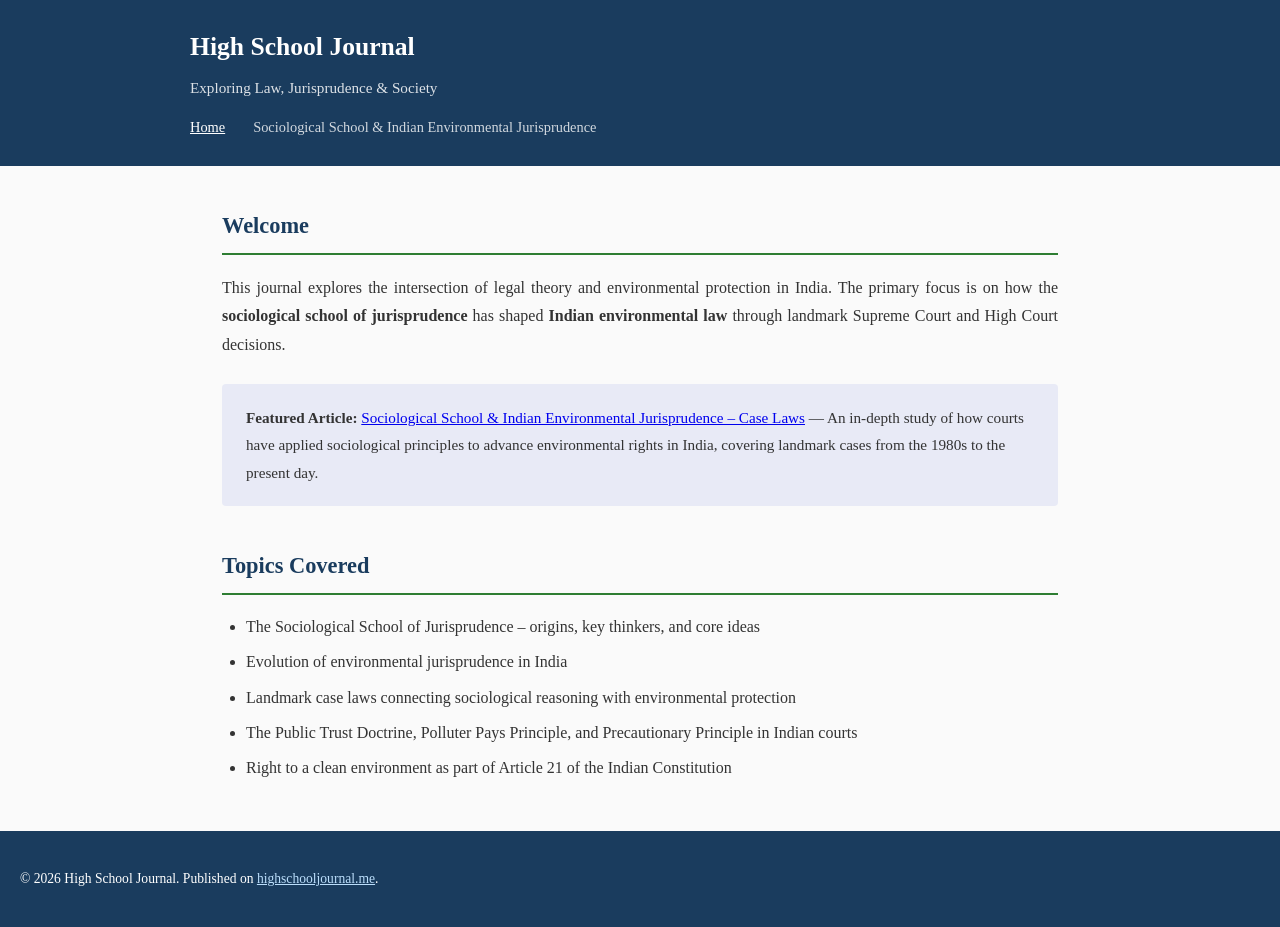
<file: index.html>
<!DOCTYPE html>
<html lang="en">
<head>
  <meta charset="UTF-8">
  <meta name="viewport" content="width=device-width, initial-scale=1.0">
  <title>High School Journal – Law &amp; Jurisprudence</title>
  <link rel="stylesheet" href="css/style.css">
</head>
<body>
  <header>
    <div class="container">
      <h1>High School Journal</h1>
      <p>Exploring Law, Jurisprudence &amp; Society</p>
      <nav>
        <a href="index.html" class="active">Home</a>
        <a href="sociological-school.html">Sociological School &amp; Indian Environmental Jurisprudence</a>
      </nav>
    </div>
  </header>

  <main>
    <h2>Welcome</h2>
    <p>
      This journal explores the intersection of legal theory and environmental
      protection in India. The primary focus is on how the <strong>sociological
      school of jurisprudence</strong> has shaped <strong>Indian environmental
      law</strong> through landmark Supreme Court and High Court decisions.
    </p>

    <div class="intro">
      <strong>Featured Article:</strong>
      <a href="sociological-school.html">Sociological School &amp; Indian Environmental Jurisprudence – Case Laws</a>
      — An in-depth study of how courts have applied sociological principles
      to advance environmental rights in India, covering landmark cases from
      the 1980s to the present day.
    </div>

    <h2>Topics Covered</h2>
    <ul>
      <li>The Sociological School of Jurisprudence – origins, key thinkers, and core ideas</li>
      <li>Evolution of environmental jurisprudence in India</li>
      <li>Landmark case laws connecting sociological reasoning with environmental protection</li>
      <li>The Public Trust Doctrine, Polluter Pays Principle, and Precautionary Principle in Indian courts</li>
      <li>Right to a clean environment as part of Article 21 of the Indian Constitution</li>
    </ul>
  </main>

  <footer>
    <p>&copy; 2026 High School Journal. Published on
      <a href="https://highschooljournal.me">highschooljournal.me</a>.</p>
  </footer>
</body>
</html>
</file>
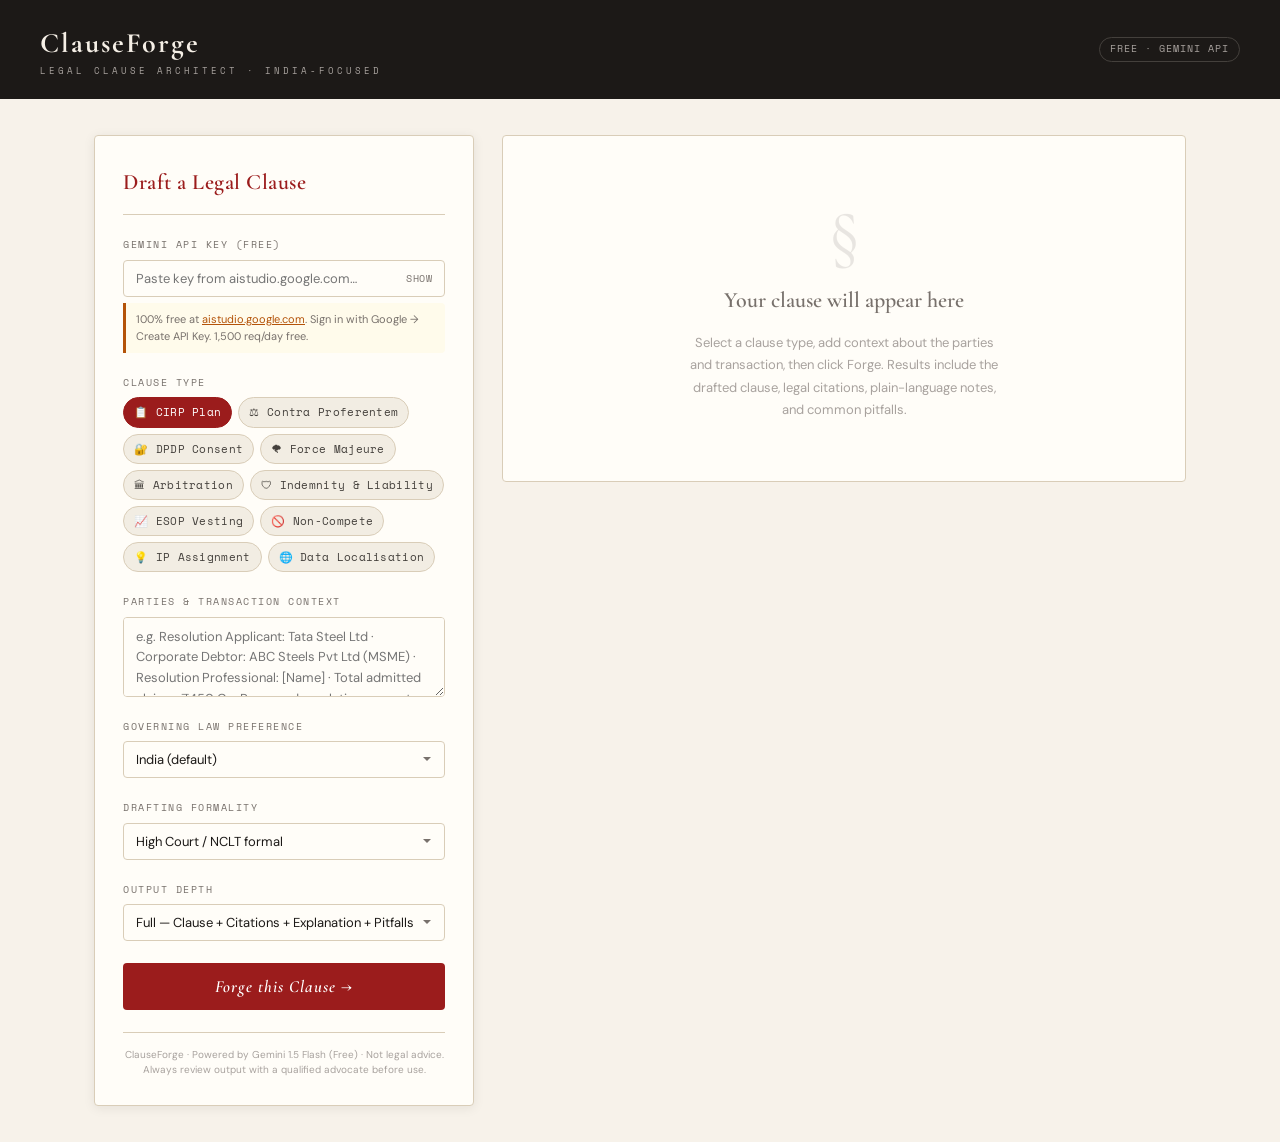
<file: clauseforge_clause_generator.html>
<!DOCTYPE html>
<html lang="en">
<head>
<meta charset="UTF-8">
<meta name="viewport" content="width=device-width, initial-scale=1.0">
<title>ClauseForge – Legal Clause Architect</title>
<link rel="preconnect" href="https://fonts.googleapis.com">
<link href="https://fonts.googleapis.com/css2?family=Cormorant+Garamond:ital,wght@0,400;0,600;0,700;1,400;1,600&family=DM+Sans:wght@300;400;500;600&family=Space+Mono:wght@400;700&display=swap" rel="stylesheet">
<style>
  :root {
    --cream:     #f7f2ea;
    --paper:     #fffdf8;
    --paper-2:   #f2ede3;
    --border:    #d9cdb8;
    --border-2:  #c5b89a;
    --ink:       #1c1917;
    --ink-mid:   #44403c;
    --ink-light: #78716c;
    --ink-dim:   #a8a29e;
    --crimson:   #9b1c1c;
    --crimson-2: #7f1d1d;
    --crimson-bg:#fef2f2;
    --gold:      #b45309;
    --gold-bg:   #fffbeb;
    --navy:      #1e3a5f;
    --navy-bg:   #eff6ff;
    --green:     #166534;
    --green-bg:  #f0fdf4;
    --serif:  'Cormorant Garamond', Georgia, serif;
    --sans:   'DM Sans', sans-serif;
    --mono:   'Space Mono', monospace;
    --radius: 4px;
    --shadow: 0 2px 12px rgba(28,25,23,.08);
    --shadow-lg: 0 8px 32px rgba(28,25,23,.14);
  }
  * { box-sizing: border-box; margin: 0; padding: 0; }
  body {
    font-family: var(--sans);
    background: var(--cream);
    color: var(--ink);
    min-height: 100vh;
    line-height: 1.65;
  }

  /* ── HEADER ── */
  header {
    background: var(--ink);
    color: var(--cream);
    padding: 20px 40px;
    display: flex;
    align-items: center;
    justify-content: space-between;
    gap: 20px;
  }
  .brand { display: flex; flex-direction: column; }
  .brand-name {
    font-family: var(--serif);
    font-size: 28px;
    font-weight: 700;
    letter-spacing: 2px;
    color: #f5efe6;
  }
  .brand-sub {
    font-family: var(--mono);
    font-size: 9px;
    letter-spacing: 3px;
    color: #a8a29e;
    text-transform: uppercase;
    margin-top: -2px;
  }
  .header-right { display: flex; align-items: center; gap: 12px; }
  .header-badge {
    font-family: var(--mono);
    font-size: 10px;
    letter-spacing: 1px;
    color: #a8a29e;
    border: 1px solid #44403c;
    padding: 3px 10px;
    border-radius: 20px;
  }

  /* ── LAYOUT ── */
  .wrap {
    max-width: 1140px;
    margin: 0 auto;
    padding: 36px 24px;
    display: grid;
    grid-template-columns: 380px 1fr;
    gap: 28px;
    align-items: start;
  }

  /* ── FORM CARD ── */
  .form-card {
    background: var(--paper);
    border: 1px solid var(--border);
    border-radius: var(--radius);
    box-shadow: var(--shadow);
    padding: 28px;
    display: flex;
    flex-direction: column;
    gap: 22px;
  }

  .form-title {
    font-family: var(--serif);
    font-size: 22px;
    font-weight: 600;
    color: var(--crimson);
    letter-spacing: .5px;
    border-bottom: 1px solid var(--border);
    padding-bottom: 14px;
  }

  .field { display: flex; flex-direction: column; gap: 6px; }
  label {
    font-family: var(--mono);
    font-size: 10px;
    letter-spacing: 1.5px;
    text-transform: uppercase;
    color: var(--ink-light);
  }

  select, textarea, input[type=text], input[type=password] {
    width: 100%;
    background: var(--paper);
    border: 1px solid var(--border);
    border-radius: var(--radius);
    color: var(--ink);
    font-family: var(--sans);
    font-size: 13px;
    padding: 9px 12px;
    transition: border-color .2s, box-shadow .2s;
    outline: none;
    appearance: none;
  }
  select {
    cursor: pointer;
    background-image: url("data:image/svg+xml,%3Csvg xmlns='http://www.w3.org/2000/svg' width='10' height='7' viewBox='0 0 10 7'%3E%3Cpath fill='%2378716c' d='M1 1l4 4 4-4'/%3E%3C/svg%3E");
    background-repeat: no-repeat;
    background-position: right 12px center;
    padding-right: 30px;
    background-color: var(--paper);
  }
  select:focus, textarea:focus, input:focus {
    border-color: var(--crimson);
    box-shadow: 0 0 0 3px rgba(155,28,28,.08);
  }
  textarea { resize: vertical; min-height: 80px; line-height: 1.6; }

  .key-row { position: relative; }
  .key-row input { padding-right: 50px; }
  .show-key {
    position: absolute; right: 10px; top: 50%; transform: translateY(-50%);
    background: none; border: none; cursor: pointer;
    font-family: var(--mono); font-size: 10px; color: var(--ink-light);
    letter-spacing: .5px; padding: 3px;
  }
  .show-key:hover { color: var(--crimson); }

  .api-note {
    font-size: 11px; color: var(--ink-light); line-height: 1.55;
    background: var(--gold-bg);
    border-left: 3px solid var(--gold);
    padding: 8px 10px;
    border-radius: 0 var(--radius) var(--radius) 0;
  }
  .api-note a { color: var(--gold); }

  /* Clause type pills */
  .clause-pills {
    display: flex; flex-wrap: wrap; gap: 6px;
  }
  .pill {
    font-size: 11px;
    font-family: var(--mono);
    letter-spacing: .3px;
    padding: 5px 10px;
    border: 1px solid var(--border);
    border-radius: 20px;
    cursor: pointer;
    color: var(--ink-mid);
    background: var(--paper-2);
    transition: all .18s;
    user-select: none;
  }
  .pill:hover { border-color: var(--crimson); color: var(--crimson); }
  .pill.active { background: var(--crimson); color: white; border-color: var(--crimson); }

  /* Context fields grid */
  .context-grid { display: flex; flex-direction: column; gap: 14px; }

  .btn-forge {
    width: 100%;
    padding: 13px;
    background: var(--crimson);
    color: white;
    border: none;
    border-radius: var(--radius);
    font-family: var(--serif);
    font-size: 17px;
    font-weight: 600;
    letter-spacing: 1px;
    cursor: pointer;
    transition: background .2s, transform .1s;
    font-style: italic;
  }
  .btn-forge:hover { background: var(--crimson-2); }
  .btn-forge:active { transform: scale(.99); }
  .btn-forge:disabled { background: var(--border-2); cursor: not-allowed; }

  .form-footer {
    font-size: 10px;
    color: var(--ink-dim);
    line-height: 1.5;
    text-align: center;
    border-top: 1px solid var(--border);
    padding-top: 14px;
  }

  /* ── OUTPUT AREA ── */
  .output-area { display: flex; flex-direction: column; gap: 20px; }

  .output-empty {
    background: var(--paper);
    border: 1px solid var(--border);
    border-radius: var(--radius);
    padding: 60px 40px;
    text-align: center;
    display: flex; flex-direction: column; align-items: center; gap: 14px;
    color: var(--ink-dim);
  }
  .output-empty .glyph { font-family: var(--serif); font-size: 72px; line-height: 1; opacity: .25; }
  .output-empty h2 { font-family: var(--serif); font-size: 22px; font-weight: 600; color: var(--ink-light); }
  .output-empty p { font-size: 13px; max-width: 320px; line-height: 1.7; }

  /* Loader */
  .output-loader {
    display: none; flex-direction: column; gap: 12px;
    background: var(--paper); border: 1px solid var(--border);
    border-radius: var(--radius); padding: 32px;
    align-items: center; justify-content: center; min-height: 240px;
  }
  .output-loader.on { display: flex; }
  .quill {
    font-size: 36px;
    animation: write 1.2s ease-in-out infinite alternate;
  }
  @keyframes write {
    from { transform: rotate(-10deg) translateX(-4px); }
    to   { transform: rotate(10deg) translateX(4px); }
  }
  .loader-msg {
    font-family: var(--serif); font-size: 18px; font-style: italic; color: var(--ink-light);
    animation: fade 1.5s ease-in-out infinite;
  }
  @keyframes fade { 0%,100% { opacity: .4; } 50% { opacity: 1; } }

  /* Document output */
  .document-card {
    display: none;
    background: var(--paper);
    border: 1px solid var(--border);
    border-radius: var(--radius);
    box-shadow: var(--shadow-lg);
    overflow: hidden;
  }
  .document-card.on { display: block; }

  .doc-toolbar {
    padding: 14px 20px;
    background: var(--paper-2);
    border-bottom: 1px solid var(--border);
    display: flex; justify-content: space-between; align-items: center;
    gap: 12px; flex-wrap: wrap;
  }
  .doc-meta { display: flex; flex-direction: column; gap: 2px; }
  .doc-label { font-family: var(--mono); font-size: 9px; letter-spacing: 2px; color: var(--ink-dim); text-transform: uppercase; }
  .doc-clause-type { font-family: var(--serif); font-size: 16px; font-weight: 600; color: var(--ink); }
  .doc-actions { display: flex; gap: 8px; }
  .btn-doc {
    padding: 6px 14px;
    border: 1px solid var(--border);
    border-radius: 20px;
    background: var(--paper);
    font-family: var(--mono);
    font-size: 10px;
    letter-spacing: .5px;
    cursor: pointer;
    color: var(--ink-mid);
    transition: all .18s;
  }
  .btn-doc:hover { border-color: var(--crimson); color: var(--crimson); }

  .doc-body {
    padding: 32px 40px;
    font-family: var(--serif);
    font-size: 16px;
    line-height: 1.85;
    color: var(--ink);
  }

  /* Section headings in output */
  .doc-body .sec-head {
    font-family: var(--mono);
    font-size: 10px;
    letter-spacing: 2px;
    text-transform: uppercase;
    color: var(--crimson);
    margin: 28px 0 10px;
    padding-bottom: 6px;
    border-bottom: 1px solid var(--border);
  }
  .doc-body .sec-head:first-child { margin-top: 0; }
  .doc-body p { margin-bottom: 10px; }
  .doc-body ul { margin-left: 22px; margin-bottom: 12px; }
  .doc-body ul li { margin-bottom: 6px; list-style: disc; }
  .doc-body ol { margin-left: 22px; margin-bottom: 12px; }
  .doc-body ol li { margin-bottom: 6px; }
  .doc-body strong { color: var(--crimson-2); font-weight: 700; }
  .doc-body em { color: var(--ink-mid); }
  .doc-body code {
    font-family: var(--mono); font-size: 12px;
    background: var(--paper-2); padding: 2px 6px; border-radius: 3px; color: var(--gold);
  }

  /* The Clause box */
  .clause-box {
    background: var(--cream);
    border: 1px solid var(--border-2);
    border-left: 4px solid var(--crimson);
    border-radius: 0 var(--radius) var(--radius) 0;
    padding: 20px 24px;
    margin: 12px 0 20px;
    font-family: var(--serif);
    font-size: 15px;
    line-height: 1.9;
    color: var(--ink);
    font-style: italic;
  }

  /* Error */
  .err-banner {
    background: #fef2f2; border: 1px solid #fca5a5;
    border-radius: var(--radius); padding: 12px 16px;
    font-size: 13px; color: var(--crimson); display: none;
  }
  .err-banner.on { display: block; }

  @media (max-width: 800px) {
    .wrap { grid-template-columns: 1fr; padding: 20px 14px; }
    .doc-body { padding: 24px 20px; }
  }
</style>
</head>
<body>

<header>
  <div class="brand">
    <div class="brand-name">ClauseForge</div>
    <div class="brand-sub">Legal Clause Architect · India-focused</div>
  </div>
  <div class="header-right">
    <div class="header-badge">FREE · GEMINI API</div>
  </div>
</header>

<div class="wrap">

  <!-- ─── FORM ─── -->
  <div class="form-card">
    <div class="form-title">Draft a Legal Clause</div>

    <!-- API Key -->
    <div class="field">
      <label>Gemini API Key (Free)</label>
      <div class="key-row">
        <input type="password" id="apiKey" placeholder="Paste key from aistudio.google.com…">
        <button class="show-key" onclick="toggleKey()">SHOW</button>
      </div>
      <div class="api-note">
        100% free at <a href="https://aistudio.google.com/app/apikey" target="_blank">aistudio.google.com</a>. Sign in with Google → Create API Key. 1,500 req/day free.
      </div>
    </div>

    <!-- Clause Type Pills -->
    <div class="field">
      <label>Clause Type</label>
      <div class="clause-pills" id="pillGroup">
        <span class="pill active" data-value="CIRP Resolution Plan Key Terms (IBC 2016, Section 30)">📋 CIRP Plan</span>
        <span class="pill" data-value="Contra Proferentem Interpretation Clause (Indian Contract Act 1872)">⚖ Contra Proferentem</span>
        <span class="pill" data-value="DPDP Act 2023 Data Processing Consent Clause">🔐 DPDP Consent</span>
        <span class="pill" data-value="Force Majeure Clause (Indian-law governed, post-COVID standards)">🌪 Force Majeure</span>
        <span class="pill" data-value="Arbitration Clause (UNCITRAL / ICA Rules, seat: India)">🏛 Arbitration</span>
        <span class="pill" data-value="Indemnification and Limitation of Liability Clause (IT Act / Indian Contract Act)">🛡 Indemnity & Liability</span>
        <span class="pill" data-value="ESOP / Stock Option Vesting Clause (SEBI, Companies Act 2013)">📈 ESOP Vesting</span>
        <span class="pill" data-value="Non-Compete and Non-Solicitation Clause (enforceable under Indian law)">🚫 Non-Compete</span>
        <span class="pill" data-value="Intellectual Property Assignment Clause (Indian Copyright Act, Patents Act)">💡 IP Assignment</span>
        <span class="pill" data-value="Data Localisation and Cross-Border Transfer Clause (DPDP Act 2023, IT Act)">🌐 Data Localisation</span>
      </div>
      <input type="hidden" id="clauseTypeHidden" value="CIRP Resolution Plan Key Terms (IBC 2016, Section 30)">
    </div>

    <!-- Context -->
    <div class="field">
      <label>Parties & Transaction Context</label>
      <textarea id="context" placeholder="e.g. Resolution Applicant: Tata Steel Ltd · Corporate Debtor: ABC Steels Pvt Ltd (MSME) · Resolution Professional: [Name] · Total admitted claims: ₹450 Cr · Proposed resolution amount: ₹120 Cr"></textarea>
    </div>

    <!-- Governing Law -->
    <div class="field">
      <label>Governing Law Preference</label>
      <select id="govLaw">
        <option value="Laws of India (Courts of [City], India)">India (default)</option>
        <option value="Laws of Maharashtra (Courts of Mumbai, India)">Maharashtra (Mumbai courts)</option>
        <option value="Laws of Delhi (Courts of New Delhi, India)">Delhi (New Delhi courts)</option>
        <option value="Laws of Karnataka (Courts of Bengaluru, India)">Karnataka (Bengaluru courts)</option>
        <option value="Laws of Singapore (SIAC)">Singapore (SIAC)</option>
        <option value="Laws of England & Wales">England & Wales</option>
      </select>
    </div>

    <!-- Tone -->
    <div class="field">
      <label>Drafting Formality</label>
      <select id="tone">
        <option value="highly formal, suitable for High Court or NCLT proceedings">High Court / NCLT formal</option>
        <option value="formal but plain-language, suitable for commercial contracts">Commercial contract</option>
        <option value="startup-friendly, plain English with legal precision">Startup / plain English</option>
      </select>
    </div>

    <!-- Include annotations toggle -->
    <div class="field">
      <label>Output Depth</label>
      <select id="depth">
        <option value="full">Full — Clause + Citations + Explanation + Pitfalls</option>
        <option value="clause-only">Clause Only — Ready to paste into contract</option>
        <option value="annotated">Annotated — Clause with inline explanations</option>
      </select>
    </div>

    <button class="btn-forge" id="forgeBtn" onclick="forge()">Forge this Clause →</button>

    <div class="form-footer">
      ClauseForge · Powered by Gemini 1.5 Flash (Free) · Not legal advice.<br>
      Always review output with a qualified advocate before use.
    </div>
  </div>

  <!-- ─── OUTPUT ─── -->
  <div class="output-area">

    <div class="err-banner" id="errBanner"></div>

    <!-- Empty -->
    <div class="output-empty" id="emptyState">
      <div class="glyph">§</div>
      <h2>Your clause will appear here</h2>
      <p>Select a clause type, add context about the parties and transaction, then click Forge. Results include the drafted clause, legal citations, plain-language notes, and common pitfalls.</p>
    </div>

    <!-- Loader -->
    <div class="output-loader" id="loaderEl">
      <div class="quill">✍️</div>
      <div class="loader-msg" id="loaderMsg">Drafting your clause…</div>
    </div>

    <!-- Document -->
    <div class="document-card" id="docCard">
      <div class="doc-toolbar">
        <div class="doc-meta">
          <div class="doc-label">Generated Clause</div>
          <div class="doc-clause-type" id="docTitle">—</div>
        </div>
        <div class="doc-actions">
          <button class="btn-doc" onclick="copyClause()">Copy</button>
          <button class="btn-doc" onclick="downloadClause()">Download .txt</button>
        </div>
      </div>
      <div class="doc-body" id="docBody"></div>
    </div>

  </div>
</div>

<script>
  let rawClause = '';

  // Pill selection
  document.querySelectorAll('.pill').forEach(p => {
    p.addEventListener('click', () => {
      document.querySelectorAll('.pill').forEach(x => x.classList.remove('active'));
      p.classList.add('active');
      document.getElementById('clauseTypeHidden').value = p.dataset.value;
    });
  });

  function toggleKey() {
    const inp = document.getElementById('apiKey');
    const btn = document.querySelector('.show-key');
    if (inp.type === 'password') { inp.type = 'text'; btn.textContent = 'HIDE'; }
    else { inp.type = 'password'; btn.textContent = 'SHOW'; }
  }

  const loaderMsgs = [
    'Drafting your clause…',
    'Consulting the statute books…',
    'Checking NCLT precedents…',
    'Applying contra proferentem…',
    'Refining the draft…'
  ];
  let loaderTick;

  function setLoading(on) {
    document.getElementById('loaderEl').classList.toggle('on', on);
    document.getElementById('emptyState').style.display = on ? 'none' : '';
    document.getElementById('forgeBtn').disabled = on;
    if (on) {
      let i = 0;
      loaderTick = setInterval(() => {
        document.getElementById('loaderMsg').textContent = loaderMsgs[i++ % loaderMsgs.length];
      }, 1200);
    } else {
      clearInterval(loaderTick);
    }
  }

  function showError(msg) {
    const b = document.getElementById('errBanner');
    b.textContent = '⚠ ' + msg;
    b.classList.add('on');
    setTimeout(() => b.classList.remove('on'), 8000);
  }

  async function forge() {
    const key = document.getElementById('apiKey').value.trim();
    const clauseType = document.getElementById('clauseTypeHidden').value;
    const context = document.getElementById('context').value.trim();
    const govLaw = document.getElementById('govLaw').value;
    const tone = document.getElementById('tone').value;
    const depth = document.getElementById('depth').value;

    if (!key) { showError('Gemini API key required. Get one free at aistudio.google.com.'); return; }

    const depthInstructions = {
      'full': `Provide ALL of the following sections:
## THE CLAUSE
## LEGAL CITATIONS
## PLAIN LANGUAGE EXPLANATION
## DRAFTING NOTES (what to customise)
## COMMON PITFALLS`,
      'clause-only': `Provide ONLY the clause itself under ## THE CLAUSE. No explanations, no citations. Just the ready-to-use legal text.`,
      'annotated': `Provide the clause under ## THE CLAUSE, with square-bracket annotations [Explanation: …] after each key phrase explaining its legal significance. Then add a brief ## DRAFTING NOTES section.`
    };

    const prompt = `You are a senior Indian advocate with 20 years of experience in corporate, commercial, and insolvency law. You specialise in drafting precise, enforceable contract clauses for Indian courts.

TASK: Draft a legal clause of type: ${clauseType}

CONTEXT PROVIDED BY USER:
${context || '(No specific context — draft a general-purpose version)'}

GOVERNING LAW: ${govLaw}
DRAFTING STYLE: ${tone}

${depthInstructions[depth]}

---
RULES FOR DRAFTING:
1. The clause text itself must be in proper legal language — no informal phrasing.
2. All statutory references must be accurate: cite the correct Act name, year, and section number.
3. For CIRP / IBC clauses: reference IBC 2016, IBBI (Insolvency Resolution Process for Corporate Persons) Regulations 2016, and relevant NCLT rules.
4. For contract clauses: reference the Indian Contract Act 1872, Specific Relief Act 1963, or other relevant statutes.
5. For data clauses: reference the Digital Personal Data Protection Act 2023 and IT Act 2000.
6. If a legal point is unsettled or jurisdiction-specific, flag it explicitly: [Verify: …].
7. NEVER fabricate case citations or section numbers. If uncertain, write "as may be prescribed" or "refer to [Act name] for specific thresholds."
8. Under COMMON PITFALLS, mention at least one non-obvious issue that even experienced lawyers miss with this clause type.
9. Use "Party A" / "Party B" or the names from the user's context.

Begin your response directly with the first section header.`;

    setLoading(true);
    document.getElementById('docCard').classList.remove('on');
    document.getElementById('errBanner').classList.remove('on');
    document.getElementById('emptyState').style.display = 'none';

    try {
      const resp = await fetch(
        `https://generativelanguage.googleapis.com/v1beta/models/gemini-1.5-flash:generateContent?key=${key}`,
        {
          method: 'POST',
          headers: { 'Content-Type': 'application/json' },
          body: JSON.stringify({
            contents: [{ parts: [{ text: prompt }] }],
            generationConfig: { temperature: 0.2, maxOutputTokens: 2500 }
          })
        }
      );

      if (!resp.ok) {
        const e = await resp.json();
        throw new Error(e.error?.message || `HTTP ${resp.status}`);
      }

      const data = await resp.json();
      const text = data.candidates?.[0]?.content?.parts?.[0]?.text;
      if (!text) throw new Error('Empty response. Please try again.');

      rawClause = text;

      // Update pill label for title
      const activeP = document.querySelector('.pill.active');
      document.getElementById('docTitle').textContent = activeP ? activeP.textContent.trim() : clauseType;
      document.getElementById('docBody').innerHTML = renderDoc(text);
      document.getElementById('docCard').classList.add('on');

    } catch (e) {
      showError(e.message);
      document.getElementById('emptyState').style.display = '';
    } finally {
      setLoading(false);
    }
  }

  function renderDoc(text) {
    const lines = text.split('\n');
    let html = '';
    let inUL = false, inOL = false;
    let inClauseBox = false;

    const closeList = () => {
      if (inUL) { html += '</ul>'; inUL = false; }
      if (inOL) { html += '</ol>'; inOL = false; }
    };

    for (let rawLine of lines) {
      const line = rawLine.trim();
      if (!line) { closeList(); if (inClauseBox) { inClauseBox = false; html += '</div>'; } html += '<br>'; continue; }

      if (line.startsWith('## ')) {
        closeList();
        if (inClauseBox) { inClauseBox = false; html += '</div>'; }
        const title = line.slice(3).trim();
        html += `<div class="sec-head">${esc(title)}</div>`;
        // If it's THE CLAUSE section, start clause box
        if (title === 'THE CLAUSE') { html += '<div class="clause-box">'; inClauseBox = true; }
      } else if (line.startsWith('### ')) {
        closeList();
        html += `<h4 style="font-family:var(--serif);font-size:15px;font-weight:600;color:var(--navy);margin:14px 0 6px;">${esc(line.slice(4))}</h4>`;
      } else if (/^\d+\.\s/.test(line)) {
        if (!inOL) { html += '<ol>'; inOL = true; }
        if (inUL) { html += '</ul>'; inUL = false; }
        html += `<li>${inline(line.replace(/^\d+\.\s/, ''))}</li>`;
      } else if (line.startsWith('- ') || line.startsWith('• ') || line.startsWith('* ')) {
        if (!inUL) { html += '<ul>'; inUL = true; }
        if (inOL) { html += '</ol>'; inOL = false; }
        html += `<li>${inline(line.slice(2))}</li>`;
      } else {
        closeList();
        html += `<p>${inline(line)}</p>`;
      }
    }
    closeList();
    if (inClauseBox) html += '</div>';
    return html;
  }

  function inline(text) {
    return esc(text)
      .replace(/\*\*(.+?)\*\*/g, '<strong>$1</strong>')
      .replace(/\*(.+?)\*/g, '<em>$1</em>')
      .replace(/`(.+?)`/g, '<code>$1</code>')
      .replace(/\[Verify:\s*(.+?)\]/g, '<span style="background:#fffbeb;color:#b45309;border:1px solid #fcd34d;padding:1px 7px;border-radius:3px;font-family:var(--mono);font-size:11px;">⚠ Verify: $1</span>')
      .replace(/\[Explanation:\s*(.+?)\]/g, '<span style="background:#eff6ff;color:#1e40af;padding:2px 8px;border-radius:3px;font-size:12px;font-family:var(--sans);font-style:normal;">[Note: $1]</span>');
  }

  function esc(s) { return s.replace(/&/g,'&amp;').replace(/</g,'&lt;').replace(/>/g,'&gt;'); }

  function copyClause() {
    navigator.clipboard.writeText(rawClause).then(() => {
      const btn = event.target;
      const orig = btn.textContent;
      btn.textContent = '✓ Copied';
      setTimeout(() => btn.textContent = orig, 2000);
    });
  }

  function downloadClause() {
    const title = document.querySelector('.pill.active')?.textContent?.trim() || 'clause';
    const blob = new Blob([rawClause], { type: 'text/plain' });
    const a = document.createElement('a');
    a.href = URL.createObjectURL(blob);
    a.download = `ClauseForge_${title.replace(/\W+/g,'_')}_${Date.now()}.txt`;
    a.click();
  }
</script>
</body>
</html>
</file>
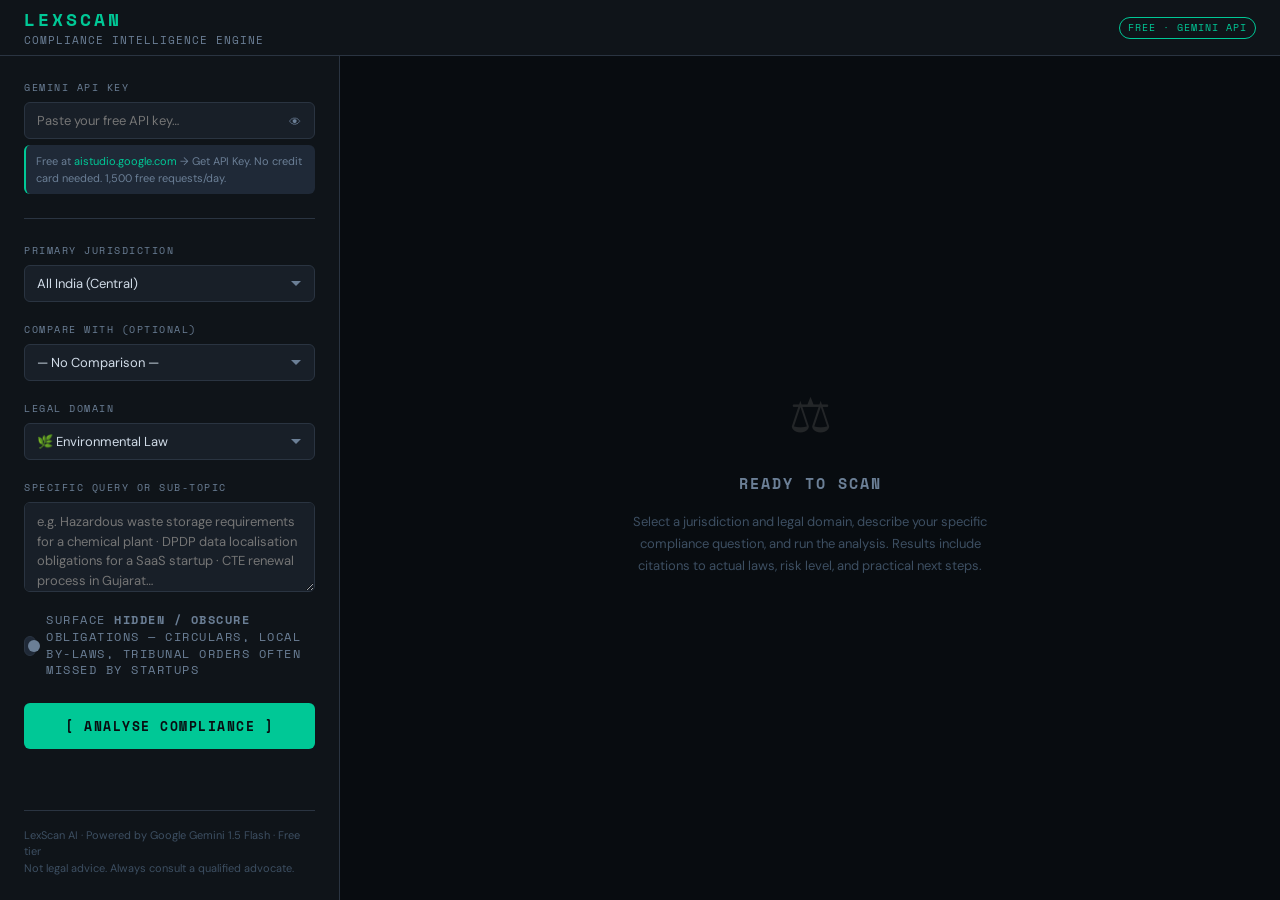
<file: lexscan_compliance_checker.html>
<!DOCTYPE html>
<html lang="en">
<head>
<meta charset="UTF-8">
<meta name="viewport" content="width=device-width, initial-scale=1.0">
<title>LexScan AI – Compliance Intelligence Engine</title>
<link rel="preconnect" href="https://fonts.googleapis.com">
<link href="https://fonts.googleapis.com/css2?family=Space+Mono:ital,wght@0,400;0,700;1,400&family=DM+Sans:wght@300;400;500;600;700&display=swap" rel="stylesheet">
<style>
  :root {
    --bg:        #080c10;
    --surface:   #0f1419;
    --surface-2: #181f28;
    --surface-3: #1f2937;
    --border:    #2a3441;
    --border-2:  #374151;
    --text:      #d1dce8;
    --text-muted:#6b7f96;
    --text-dim:  #3d4f62;
    --accent:    #00c896;
    --accent-2:  #00a07a;
    --accent-dim:#00c8961a;
    --warn:      #f5c518;
    --warn-dim:  #f5c5181a;
    --danger:    #ef4444;
    --danger-dim:#ef44441a;
    --info:      #60a5fa;
    --mono: 'Space Mono', monospace;
    --sans: 'DM Sans', sans-serif;
    --radius: 6px;
  }

  * { box-sizing: border-box; margin: 0; padding: 0; }

  body {
    font-family: var(--sans);
    background: var(--bg);
    color: var(--text);
    min-height: 100vh;
    line-height: 1.6;
  }

  /* ── TOP BAR ── */
  .topbar {
    background: var(--surface);
    border-bottom: 1px solid var(--border);
    padding: 0 24px;
    height: 56px;
    display: flex;
    align-items: center;
    justify-content: space-between;
    position: sticky;
    top: 0;
    z-index: 100;
  }
  .logo {
    font-family: var(--mono);
    font-size: 18px;
    color: var(--accent);
    letter-spacing: 3px;
    font-weight: 700;
  }
  .logo span { color: var(--text-muted); font-size: 11px; letter-spacing: 1px; display: block; font-weight: 400; margin-top: -2px; }
  .badge-free {
    font-family: var(--mono);
    font-size: 10px;
    color: var(--accent);
    border: 1px solid var(--accent);
    padding: 2px 8px;
    border-radius: 20px;
    letter-spacing: 1px;
  }

  /* ── MAIN LAYOUT ── */
  .layout {
    display: grid;
    grid-template-columns: 340px 1fr;
    min-height: calc(100vh - 56px);
  }

  /* ── SIDEBAR ── */
  .sidebar {
    background: var(--surface);
    border-right: 1px solid var(--border);
    padding: 24px;
    overflow-y: auto;
    display: flex;
    flex-direction: column;
    gap: 20px;
  }

  .field-group { display: flex; flex-direction: column; gap: 6px; }

  label {
    font-family: var(--mono);
    font-size: 10px;
    color: var(--text-muted);
    letter-spacing: 1.5px;
    text-transform: uppercase;
  }

  select, textarea, input[type=text], input[type=password] {
    width: 100%;
    background: var(--surface-2);
    border: 1px solid var(--border);
    border-radius: var(--radius);
    color: var(--text);
    font-family: var(--sans);
    font-size: 13px;
    padding: 9px 12px;
    transition: border-color .2s;
    outline: none;
    appearance: none;
  }
  select { cursor: pointer; background-image: url("data:image/svg+xml,%3Csvg xmlns='http://www.w3.org/2000/svg' width='12' height='8' viewBox='0 0 12 8'%3E%3Cpath fill='%236b7f96' d='M1 1l5 5 5-5'/%3E%3C/svg%3E"); background-repeat: no-repeat; background-position: right 12px center; padding-right: 32px; }
  select:focus, textarea:focus, input:focus { border-color: var(--accent); box-shadow: 0 0 0 3px var(--accent-dim); }
  textarea { resize: vertical; min-height: 90px; line-height: 1.5; }

  .key-wrapper { position: relative; }
  .key-wrapper input { padding-right: 40px; }
  .toggle-key {
    position: absolute; right: 10px; top: 50%; transform: translateY(-50%);
    background: none; border: none; cursor: pointer; color: var(--text-muted);
    font-size: 12px; font-family: var(--mono); padding: 2px 4px;
  }
  .toggle-key:hover { color: var(--accent); }

  .api-hint {
    font-size: 11px;
    color: var(--text-muted);
    line-height: 1.5;
    background: var(--surface-3);
    padding: 8px 10px;
    border-radius: var(--radius);
    border-left: 2px solid var(--accent);
  }
  .api-hint a { color: var(--accent); text-decoration: none; }
  .api-hint a:hover { text-decoration: underline; }

  /* Toggle switch */
  .toggle-row {
    display: flex; align-items: center; gap: 10px;
    cursor: pointer; user-select: none;
  }
  .toggle-row input[type=checkbox] { display: none; }
  .toggle-track {
    width: 36px; height: 20px;
    background: var(--surface-3);
    border: 1px solid var(--border);
    border-radius: 20px;
    position: relative;
    transition: background .2s;
  }
  .toggle-track::after {
    content: '';
    position: absolute;
    top: 3px; left: 3px;
    width: 12px; height: 12px;
    background: var(--text-muted);
    border-radius: 50%;
    transition: transform .2s, background .2s;
  }
  .toggle-row input:checked + .toggle-track { background: var(--accent-dim); border-color: var(--accent); }
  .toggle-row input:checked + .toggle-track::after { transform: translateX(16px); background: var(--accent); }
  .toggle-label { font-size: 12px; color: var(--text-muted); line-height: 1.4; }

  /* Generate button */
  .btn-generate {
    width: 100%;
    padding: 13px;
    background: var(--accent);
    color: #080c10;
    border: none;
    border-radius: var(--radius);
    font-family: var(--mono);
    font-size: 13px;
    font-weight: 700;
    letter-spacing: 1.5px;
    cursor: pointer;
    transition: background .2s, transform .1s, box-shadow .2s;
    margin-top: 4px;
  }
  .btn-generate:hover { background: #00dba8; box-shadow: 0 0 20px #00c89640; }
  .btn-generate:active { transform: scale(.98); }
  .btn-generate:disabled { background: var(--surface-3); color: var(--text-dim); cursor: not-allowed; box-shadow: none; }

  .divider { height: 1px; background: var(--border); margin: 4px 0; }

  /* ── MAIN PANEL ── */
  .main {
    padding: 32px;
    overflow-y: auto;
    display: flex;
    flex-direction: column;
    gap: 24px;
  }

  /* Empty state */
  .empty-state {
    flex: 1;
    display: flex;
    flex-direction: column;
    align-items: center;
    justify-content: center;
    text-align: center;
    gap: 16px;
    padding: 60px;
    color: var(--text-dim);
  }
  .empty-icon {
    font-size: 48px;
    opacity: .4;
    filter: grayscale(1);
  }
  .empty-state h2 {
    font-family: var(--mono);
    font-size: 15px;
    color: var(--text-muted);
    letter-spacing: 2px;
  }
  .empty-state p { font-size: 13px; max-width: 380px; line-height: 1.7; }

  /* ── LOADER ── */
  .loader { display: none; flex-direction: column; gap: 10px; }
  .loader.active { display: flex; }
  .loader-line {
    height: 2px;
    background: var(--surface-3);
    border-radius: 2px;
    overflow: hidden;
    position: relative;
  }
  .loader-line::after {
    content: '';
    position: absolute;
    top: 0; left: -40%;
    width: 40%;
    height: 100%;
    background: linear-gradient(90deg, transparent, var(--accent), transparent);
    animation: scan 1.4s ease-in-out infinite;
  }
  @keyframes scan { to { left: 140%; } }
  .loader-text {
    font-family: var(--mono);
    font-size: 11px;
    color: var(--accent);
    letter-spacing: 1px;
    animation: blink 1.2s step-end infinite;
  }
  @keyframes blink { 50% { opacity: .3; } }

  /* ── RESULT PANEL ── */
  .result-panel { display: none; flex-direction: column; gap: 20px; }
  .result-panel.active { display: flex; }

  .result-header {
    display: flex;
    justify-content: space-between;
    align-items: flex-start;
    gap: 16px;
    flex-wrap: wrap;
  }
  .result-meta { display: flex; flex-direction: column; gap: 4px; }
  .result-title {
    font-family: var(--mono);
    font-size: 12px;
    color: var(--accent);
    letter-spacing: 2px;
    text-transform: uppercase;
  }
  .result-juris {
    font-size: 18px;
    font-weight: 700;
    color: var(--text);
  }
  .result-timestamp {
    font-family: var(--mono);
    font-size: 10px;
    color: var(--text-dim);
  }

  .action-row { display: flex; gap: 8px; }
  .btn-action {
    padding: 7px 14px;
    background: var(--surface-2);
    border: 1px solid var(--border);
    border-radius: var(--radius);
    color: var(--text-muted);
    font-family: var(--mono);
    font-size: 11px;
    letter-spacing: .5px;
    cursor: pointer;
    transition: all .2s;
  }
  .btn-action:hover { border-color: var(--accent); color: var(--accent); background: var(--accent-dim); }

  /* Result content */
  .result-content {
    background: var(--surface);
    border: 1px solid var(--border);
    border-radius: var(--radius);
    padding: 24px;
    font-size: 14px;
    line-height: 1.75;
    color: var(--text);
  }

  /* Markdown-like rendering */
  .result-content .md-h2 {
    font-family: var(--mono);
    font-size: 11px;
    letter-spacing: 2px;
    text-transform: uppercase;
    color: var(--accent);
    margin: 20px 0 10px;
    padding-bottom: 6px;
    border-bottom: 1px solid var(--border);
    display: flex;
    align-items: center;
    gap: 8px;
  }
  .result-content .md-h2:first-child { margin-top: 0; }
  .result-content .md-h2::before {
    content: '//';
    color: var(--text-dim);
    font-size: 12px;
  }
  .result-content .md-h3 {
    font-family: var(--mono);
    font-size: 12px;
    color: var(--info);
    margin: 14px 0 6px;
  }
  .result-content .md-p { margin-bottom: 8px; }
  .result-content .md-li { margin-left: 20px; margin-bottom: 6px; list-style: none; position: relative; }
  .result-content .md-li::before { content: '›'; position: absolute; left: -14px; color: var(--accent); }
  .result-content .md-ol { counter-reset: ol-counter; }
  .result-content .md-ol-li { margin-left: 24px; margin-bottom: 8px; list-style: none; position: relative; }
  .result-content .md-ol-li::before { counter-increment: ol-counter; content: counter(ol-counter)'.'; position: absolute; left: -22px; color: var(--warn); font-family: var(--mono); font-size: 11px; font-weight: 700; }
  .result-content strong { color: #e2e8f0; font-weight: 600; }
  .result-content em { color: var(--text-muted); font-style: italic; }
  .result-content code {
    font-family: var(--mono);
    font-size: 12px;
    background: var(--surface-3);
    padding: 1px 6px;
    border-radius: 3px;
    color: var(--warn);
  }

  /* Risk badge */
  .risk-badge {
    display: inline-flex; align-items: center; gap: 6px;
    padding: 5px 12px; border-radius: 20px;
    font-family: var(--mono); font-size: 11px; font-weight: 700; letter-spacing: 1px;
  }
  .risk-high { background: var(--danger-dim); color: var(--danger); border: 1px solid var(--danger); }
  .risk-medium { background: var(--warn-dim); color: var(--warn); border: 1px solid var(--warn); }
  .risk-low { background: var(--accent-dim); color: var(--accent); border: 1px solid var(--accent); }
  .risk-badge::before { content: '●'; font-size: 8px; }

  /* Error state */
  .error-box {
    background: var(--danger-dim);
    border: 1px solid var(--danger);
    border-radius: var(--radius);
    padding: 14px 16px;
    font-size: 13px;
    color: #fca5a5;
    display: none;
  }
  .error-box.active { display: block; }

  /* Scrollbar */
  ::-webkit-scrollbar { width: 6px; }
  ::-webkit-scrollbar-track { background: var(--surface); }
  ::-webkit-scrollbar-thumb { background: var(--border-2); border-radius: 3px; }
  ::-webkit-scrollbar-thumb:hover { background: var(--text-dim); }

  /* Footer */
  .sidebar-footer {
    margin-top: auto;
    padding-top: 16px;
    border-top: 1px solid var(--border);
    font-size: 11px;
    color: var(--text-dim);
    line-height: 1.5;
  }

  /* Responsive */
  @media (max-width: 768px) {
    .layout { grid-template-columns: 1fr; }
    .sidebar { border-right: none; border-bottom: 1px solid var(--border); }
    .main { padding: 20px 16px; }
  }
</style>
</head>
<body>

<div class="topbar">
  <div class="logo">LEXSCAN<span>COMPLIANCE INTELLIGENCE ENGINE</span></div>
  <span class="badge-free">FREE · GEMINI API</span>
</div>

<div class="layout">

  <!-- ─── SIDEBAR ─── -->
  <aside class="sidebar">

    <!-- API Key -->
    <div class="field-group">
      <label>Gemini API Key</label>
      <div class="key-wrapper">
        <input type="password" id="apiKey" placeholder="Paste your free API key…" autocomplete="off">
        <button class="toggle-key" onclick="toggleKey()" title="Show/hide key">👁</button>
      </div>
      <div class="api-hint">
        Free at <a href="https://aistudio.google.com/app/apikey" target="_blank">aistudio.google.com</a> → Get API Key. No credit card needed. 1,500 free requests/day.
      </div>
    </div>

    <div class="divider"></div>

    <!-- Primary Jurisdiction -->
    <div class="field-group">
      <label>Primary Jurisdiction</label>
      <select id="juris1">
        <optgroup label="── Indian States ──">
          <option value="All India (Central Government)">All India (Central)</option>
          <option value="Maharashtra">Maharashtra</option>
          <option value="Delhi (NCT)">Delhi (NCT)</option>
          <option value="Karnataka">Karnataka</option>
          <option value="Gujarat">Gujarat</option>
          <option value="Tamil Nadu">Tamil Nadu</option>
          <option value="Telangana">Telangana</option>
          <option value="West Bengal">West Bengal</option>
          <option value="Rajasthan">Rajasthan</option>
          <option value="Madhya Pradesh">Madhya Pradesh</option>
          <option value="Uttar Pradesh">Uttar Pradesh</option>
          <option value="Punjab">Punjab</option>
          <option value="Kerala">Kerala</option>
          <option value="Andhra Pradesh">Andhra Pradesh</option>
          <option value="Haryana">Haryana</option>
        </optgroup>
        <optgroup label="── International ──">
          <option value="European Union (GDPR / EU law)">European Union</option>
          <option value="United Kingdom">United Kingdom</option>
          <option value="Singapore">Singapore</option>
          <option value="United Arab Emirates (DIFC / ADGM)">United Arab Emirates</option>
          <option value="United States (Federal)">United States (Federal)</option>
        </optgroup>
      </select>
    </div>

    <!-- Comparison Jurisdiction -->
    <div class="field-group">
      <label>Compare With (optional)</label>
      <select id="juris2">
        <option value="">— No Comparison —</option>
        <optgroup label="── Indian States ──">
          <option value="All India (Central Government)">All India (Central)</option>
          <option value="Maharashtra">Maharashtra</option>
          <option value="Delhi (NCT)">Delhi (NCT)</option>
          <option value="Karnataka">Karnataka</option>
          <option value="Gujarat">Gujarat</option>
          <option value="Tamil Nadu">Tamil Nadu</option>
          <option value="Telangana">Telangana</option>
          <option value="West Bengal">West Bengal</option>
          <option value="Rajasthan">Rajasthan</option>
          <option value="Madhya Pradesh">Madhya Pradesh</option>
          <option value="Uttar Pradesh">Uttar Pradesh</option>
          <option value="Punjab">Punjab</option>
          <option value="Kerala">Kerala</option>
          <option value="Andhra Pradesh">Andhra Pradesh</option>
          <option value="Haryana">Haryana</option>
        </optgroup>
        <optgroup label="── International ──">
          <option value="European Union (GDPR / EU law)">European Union</option>
          <option value="United Kingdom">United Kingdom</option>
          <option value="Singapore">Singapore</option>
          <option value="United Arab Emirates (DIFC / ADGM)">United Arab Emirates</option>
          <option value="United States (Federal)">United States (Federal)</option>
        </optgroup>
      </select>
    </div>

    <!-- Domain -->
    <div class="field-group">
      <label>Legal Domain</label>
      <select id="domain">
        <option value="Environmental Law (Pollution Control, Waste Management, EIA)">🌿 Environmental Law</option>
        <option value="Labour & Employment Law (Wages, Leave, POSH, ESI, PF)">👷 Labour & Employment</option>
        <option value="Data Protection & Cybersecurity (DPDP Act, IT Act, GDPR equivalents)">🔐 Data Protection & Cybersecurity</option>
        <option value="Corporate & Insolvency Law (Companies Act, IBC, SEBI)">🏢 Corporate & Insolvency</option>
        <option value="Consumer Protection Law">🛒 Consumer Protection</option>
        <option value="GST & Indirect Taxation Compliance">💰 GST & Taxation</option>
        <option value="Foreign Exchange Management (FEMA, RBI Regulations)">💱 FEMA & Foreign Exchange</option>
        <option value="Intellectual Property (Patents, Trademarks, Copyright)">💡 Intellectual Property</option>
        <option value="Startup Regulatory Compliance (DPIIT, FDI, Entity Setup)">🚀 Startup Compliance</option>
        <option value="Health & Safety (Factories Act, OSHA equivalents)">⚕️ Health & Safety</option>
      </select>
    </div>

    <!-- Query -->
    <div class="field-group">
      <label>Specific Query or Sub-Topic</label>
      <textarea id="query" placeholder="e.g. Hazardous waste storage requirements for a chemical plant · DPDP data localisation obligations for a SaaS startup · CTE renewal process in Gujarat…"></textarea>
    </div>

    <!-- Hidden Law Toggle -->
    <label class="toggle-row">
      <input type="checkbox" id="hiddenLaw">
      <div class="toggle-track"></div>
      <span class="toggle-label">Surface <strong>hidden / obscure</strong> obligations — circulars, local by-laws, tribunal orders often missed by startups</span>
    </label>

    <!-- Generate -->
    <button class="btn-generate" id="genBtn" onclick="generate()">[ ANALYSE COMPLIANCE ]</button>

    <div class="sidebar-footer">
      LexScan AI · Powered by Google Gemini 1.5 Flash · Free tier<br>
      Not legal advice. Always consult a qualified advocate.
    </div>
  </aside>

  <!-- ─── MAIN PANEL ─── -->
  <main class="main">

    <!-- Empty state -->
    <div class="empty-state" id="emptyState">
      <div class="empty-icon">⚖</div>
      <h2>READY TO SCAN</h2>
      <p>Select a jurisdiction and legal domain, describe your specific compliance question, and run the analysis. Results include citations to actual laws, risk level, and practical next steps.</p>
    </div>

    <!-- Loader -->
    <div class="loader" id="loader">
      <div class="loader-line"></div>
      <div class="loader-text" id="loaderText">SCANNING REGULATORY DATABASE…</div>
      <div class="loader-line"></div>
    </div>

    <!-- Error -->
    <div class="error-box" id="errorBox"></div>

    <!-- Results -->
    <div class="result-panel" id="resultPanel">

      <div class="result-header">
        <div class="result-meta">
          <div class="result-title">COMPLIANCE ANALYSIS</div>
          <div class="result-juris" id="rJuris">—</div>
          <div class="result-timestamp" id="rTime">—</div>
        </div>
        <div class="action-row">
          <button class="btn-action" onclick="copyResult()">[ COPY ]</button>
          <button class="btn-action" onclick="downloadResult()">[ DOWNLOAD .TXT ]</button>
        </div>
      </div>

      <div class="result-content" id="resultContent"></div>

    </div>
  </main>
</div>

<script>
  let lastRawText = '';

  function toggleKey() {
    const inp = document.getElementById('apiKey');
    inp.type = inp.type === 'password' ? 'text' : 'password';
  }

  const loaderMessages = [
    'SCANNING REGULATORY DATABASE…',
    'CROSS-REFERENCING STATE RULES…',
    'EXTRACTING COMPLIANCE OBLIGATIONS…',
    'FLAGGING HIGH-RISK AREAS…',
    'COMPILING CITATIONS…',
    'ALMOST READY…'
  ];
  let loaderInterval;

  function setLoading(on) {
    document.getElementById('loader').classList.toggle('active', on);
    document.getElementById('emptyState').style.display = on ? 'none' : '';
    document.getElementById('genBtn').disabled = on;
    if (on) {
      let i = 0;
      loaderInterval = setInterval(() => {
        document.getElementById('loaderText').textContent = loaderMessages[i % loaderMessages.length];
        i++;
      }, 900);
    } else {
      clearInterval(loaderInterval);
    }
  }

  function showError(msg) {
    const box = document.getElementById('errorBox');
    box.textContent = '⚠ ' + msg;
    box.classList.add('active');
    setTimeout(() => box.classList.remove('active'), 7000);
  }

  async function generate() {
    const key = document.getElementById('apiKey').value.trim();
    const j1  = document.getElementById('juris1').value;
    const j2  = document.getElementById('juris2').value;
    const dom = document.getElementById('domain').value;
    const q   = document.getElementById('query').value.trim();
    const hidden = document.getElementById('hiddenLaw').checked;

    if (!key) { showError('Please enter your Gemini API key. It is free at aistudio.google.com.'); return; }

    const jurisLabel = j2 ? `${j1}  vs  ${j2}` : j1;
    const comparisonNote = j2
      ? `The user wants a SIDE-BY-SIDE COMPARISON between ${j1} and ${j2}. Organise your response in two clearly labelled sections, one per jurisdiction, before any shared observations.`
      : '';
    const hiddenNote = hidden
      ? `IMPORTANT: Also surface non-obvious, "hidden" obligations — state-specific government circulars, local body by-laws, tribunal orders, and notification-based rules that most startups miss. Clearly label these as [HIDDEN OBLIGATION].`
      : '';

    const prompt = `You are a senior regulatory compliance expert specialising in Indian law and comparative international regulation.

A user is requesting a compliance analysis with these parameters:
- Primary Jurisdiction: ${j1}
${j2 ? `- Comparison Jurisdiction: ${j2}` : ''}
- Legal Domain: ${dom}
- Specific Query: ${q || '(General compliance overview for this domain and jurisdiction)'}

${comparisonNote}
${hiddenNote}

Structure your response EXACTLY as follows, using these section headers on their own line:

## TOP COMPLIANCE OBLIGATIONS
List the 4–6 most critical compliance obligations. Be specific — name exact acts, sections, and rules. If comparing jurisdictions, organise by jurisdiction.

## LEGAL CITATIONS
For each obligation, cite: (i) the full name of the Act/Rule/Notification, (ii) the relevant Section/Rule number, (iii) the issuing authority or ministry. Format each as: [Citation N] — Act Name, Section X — Ministry/Authority.

## RISK LEVEL
State the overall risk level (HIGH / MEDIUM / LOW) for a typical startup or business operating in this domain and jurisdiction. Justify in 2–3 sentences.

## PRACTICAL COMPLIANCE STEPS
Provide 3–4 concrete, actionable steps a business should take to achieve compliance. Number them.

## WATCH OUT FOR
List 2–3 traps, recent amendments, or commonly overlooked requirements. Use bullet points.

## IMPORTANT CAVEATS
Note any areas where law is evolving, unclear, or where you have lower confidence. Say explicitly "Verify: [topic]" for anything that requires independent confirmation.

Rules:
- Only cite laws, rules, and notifications that you are confident exist.
- Never make up case names, section numbers, or notification dates.
- If you are uncertain, write "Verify independently: [topic]" rather than guessing.
- Be concise but thorough.`;

    setLoading(true);
    document.getElementById('resultPanel').classList.remove('active');
    document.getElementById('errorBox').classList.remove('active');

    try {
      const resp = await fetch(
        `https://generativelanguage.googleapis.com/v1beta/models/gemini-1.5-flash:generateContent?key=${key}`,
        {
          method: 'POST',
          headers: { 'Content-Type': 'application/json' },
          body: JSON.stringify({
            contents: [{ parts: [{ text: prompt }] }],
            generationConfig: { temperature: 0.15, maxOutputTokens: 2048 }
          })
        }
      );

      if (!resp.ok) {
        const err = await resp.json();
        throw new Error(err.error?.message || `HTTP ${resp.status}`);
      }

      const data = await resp.json();
      const text = data.candidates?.[0]?.content?.parts?.[0]?.text;
      if (!text) throw new Error('Empty response from Gemini. Please try again.');

      lastRawText = text;

      // Render
      document.getElementById('rJuris').textContent = jurisLabel + ' · ' + dom.split('(')[0].trim();
      document.getElementById('rTime').textContent = 'Generated: ' + new Date().toLocaleString('en-IN', { dateStyle: 'medium', timeStyle: 'short' });
      document.getElementById('resultContent').innerHTML = renderMarkdown(text);
      document.getElementById('emptyState').style.display = 'none';
      document.getElementById('resultPanel').classList.add('active');

    } catch (e) {
      showError(e.message);
      document.getElementById('emptyState').style.display = '';
    } finally {
      setLoading(false);
    }
  }

  function renderMarkdown(text) {
    const lines = text.split('\n');
    let html = '';
    let inOL = false, inUL = false;

    const closeList = () => {
      if (inOL) { html += '</ol>'; inOL = false; }
      if (inUL) { html += '</ul>'; inUL = false; }
    };

    for (let raw of lines) {
      const line = raw.trim();
      if (!line) { closeList(); html += '<br>'; continue; }

      if (line.startsWith('## ')) {
        closeList();
        html += `<div class="md-h2">${esc(line.slice(3))}</div>`;
      } else if (line.startsWith('### ')) {
        closeList();
        html += `<div class="md-h3">${esc(line.slice(4))}</div>`;
      } else if (/^\d+\.\s/.test(line)) {
        if (!inOL) { html += '<ol class="md-ol">'; inOL = true; }
        if (inUL) { html += '</ul>'; inUL = false; }
        html += `<li class="md-ol-li">${inline(line.replace(/^\d+\.\s/, ''))}</li>`;
      } else if (line.startsWith('- ') || line.startsWith('* ') || line.startsWith('• ')) {
        if (!inUL) { html += '<ul>'; inUL = true; }
        if (inOL) { html += '</ol>'; inOL = false; }
        html += `<li class="md-li">${inline(line.slice(2))}</li>`;
      } else {
        closeList();
        html += `<p class="md-p">${inline(line)}</p>`;
      }
    }
    closeList();
    return html;
  }

  function inline(text) {
    return esc(text)
      .replace(/\*\*(.+?)\*\*/g, '<strong>$1</strong>')
      .replace(/\*(.+?)\*/g, '<em>$1</em>')
      .replace(/`(.+?)`/g, '<code>$1</code>')
      .replace(/\[HIDDEN OBLIGATION\]/g, '<span style="background:#00c8961a;color:#00c896;padding:1px 6px;border-radius:3px;font-family:var(--mono);font-size:10px;letter-spacing:1px;">HIDDEN OBLIGATION</span>')
      .replace(/\bHIGH\b/g, '<span class="risk-badge risk-high">HIGH</span>')
      .replace(/\bMEDIUM\b/g, '<span class="risk-badge risk-medium">MEDIUM</span>')
      .replace(/\bLOW\b/g, '<span class="risk-badge risk-low">LOW</span>');
  }

  function esc(s) {
    return s.replace(/&/g,'&amp;').replace(/</g,'&lt;').replace(/>/g,'&gt;');
  }

  function copyResult() {
    navigator.clipboard.writeText(lastRawText).then(() => {
      const btn = event.target;
      btn.textContent = '[ COPIED ✓ ]';
      setTimeout(() => btn.textContent = '[ COPY ]', 2000);
    });
  }

  function downloadResult() {
    const j1 = document.getElementById('juris1').value;
    const dom = document.getElementById('domain').value.split('(')[0].trim().replace(/\s+/g, '_');
    const blob = new Blob([lastRawText], { type: 'text/plain' });
    const a = document.createElement('a');
    a.href = URL.createObjectURL(blob);
    a.download = `LexScan_${j1.replace(/\s/g,'_')}_${dom}_${Date.now()}.txt`;
    a.click();
  }
</script>
</body>
</html>
</file>
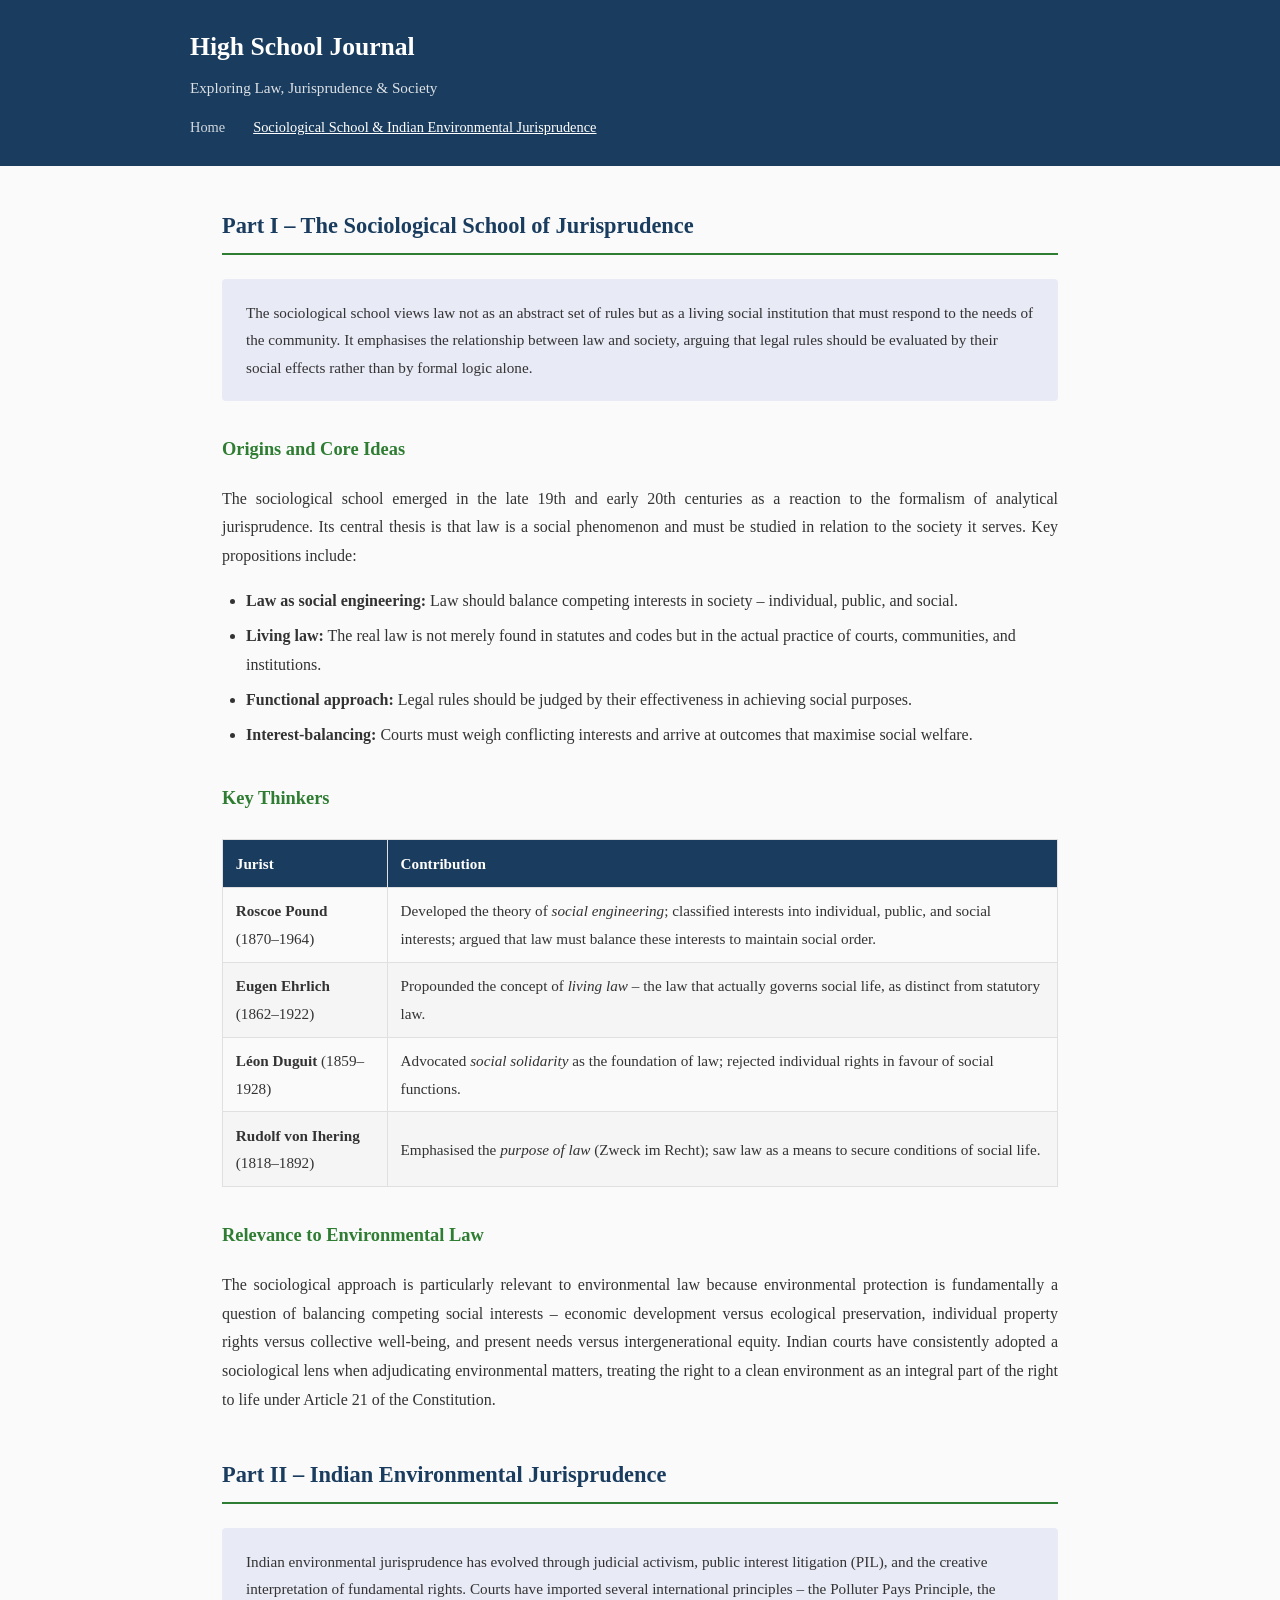
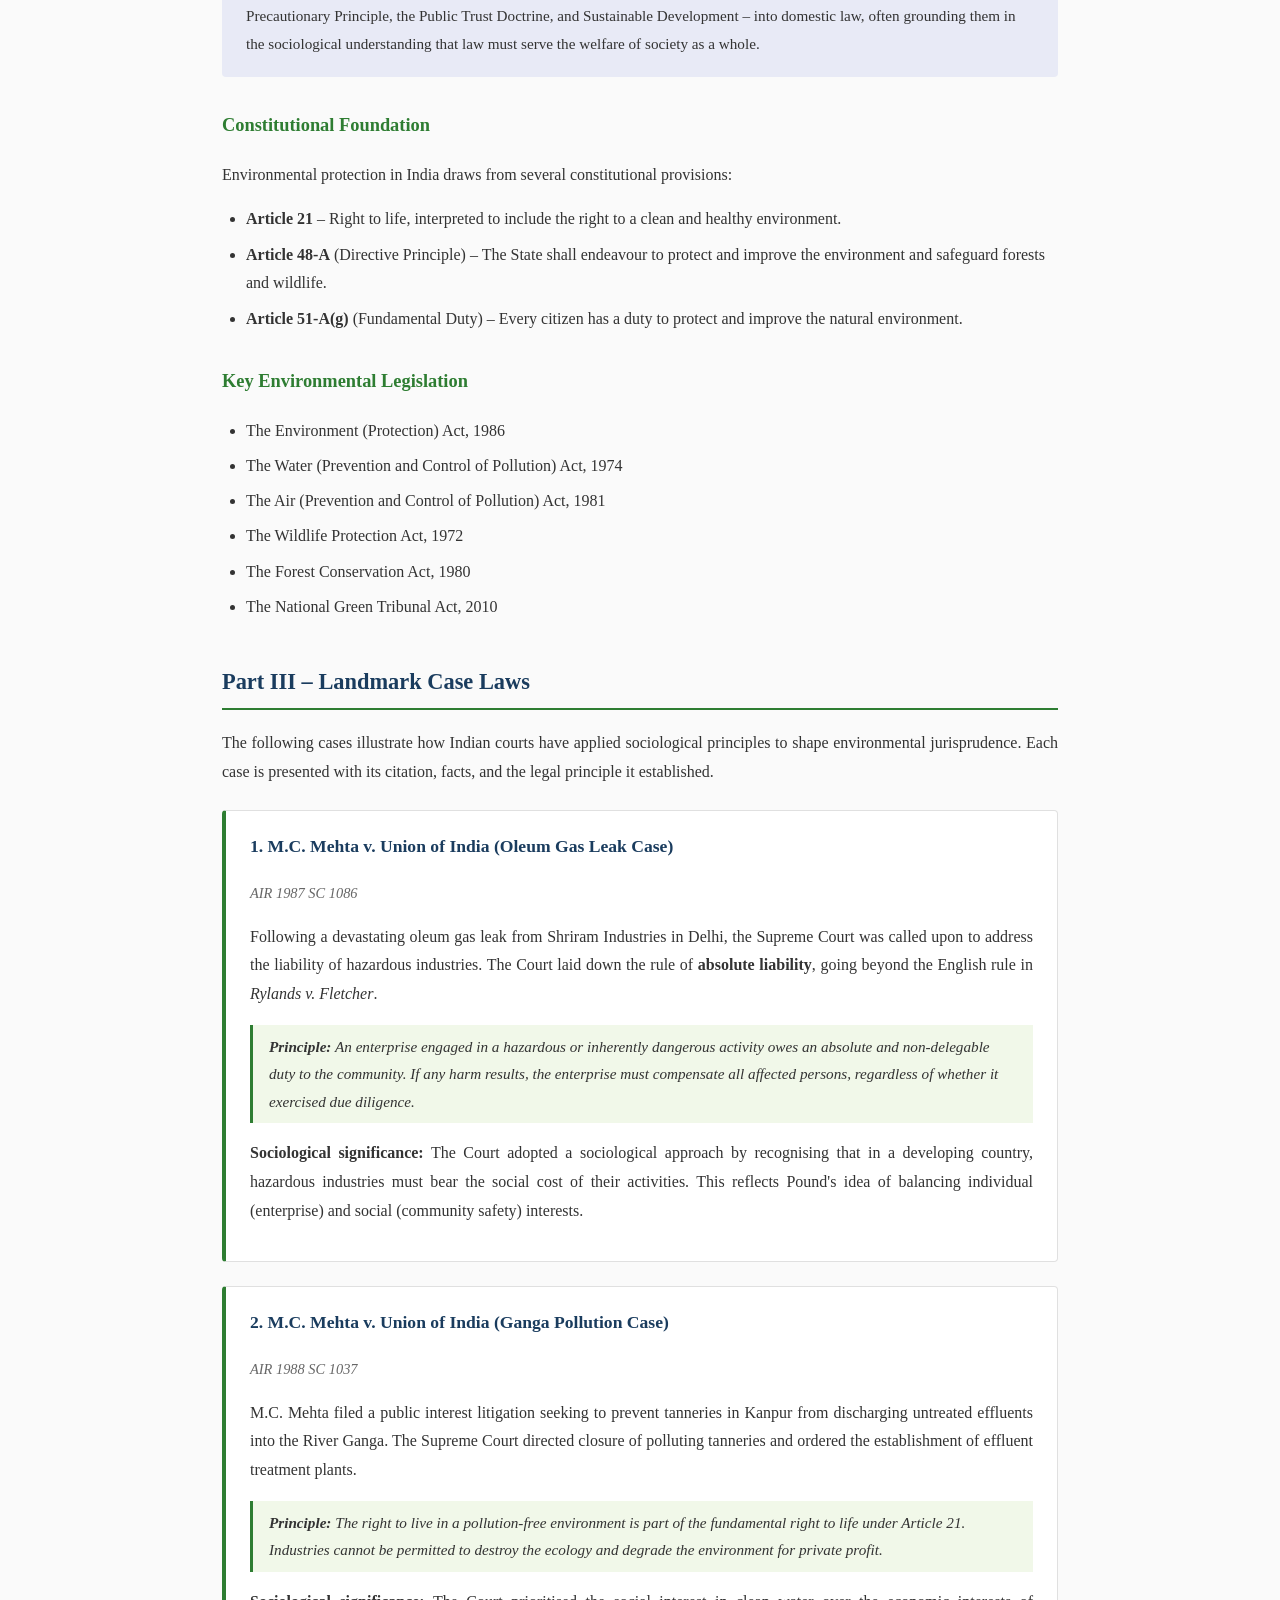
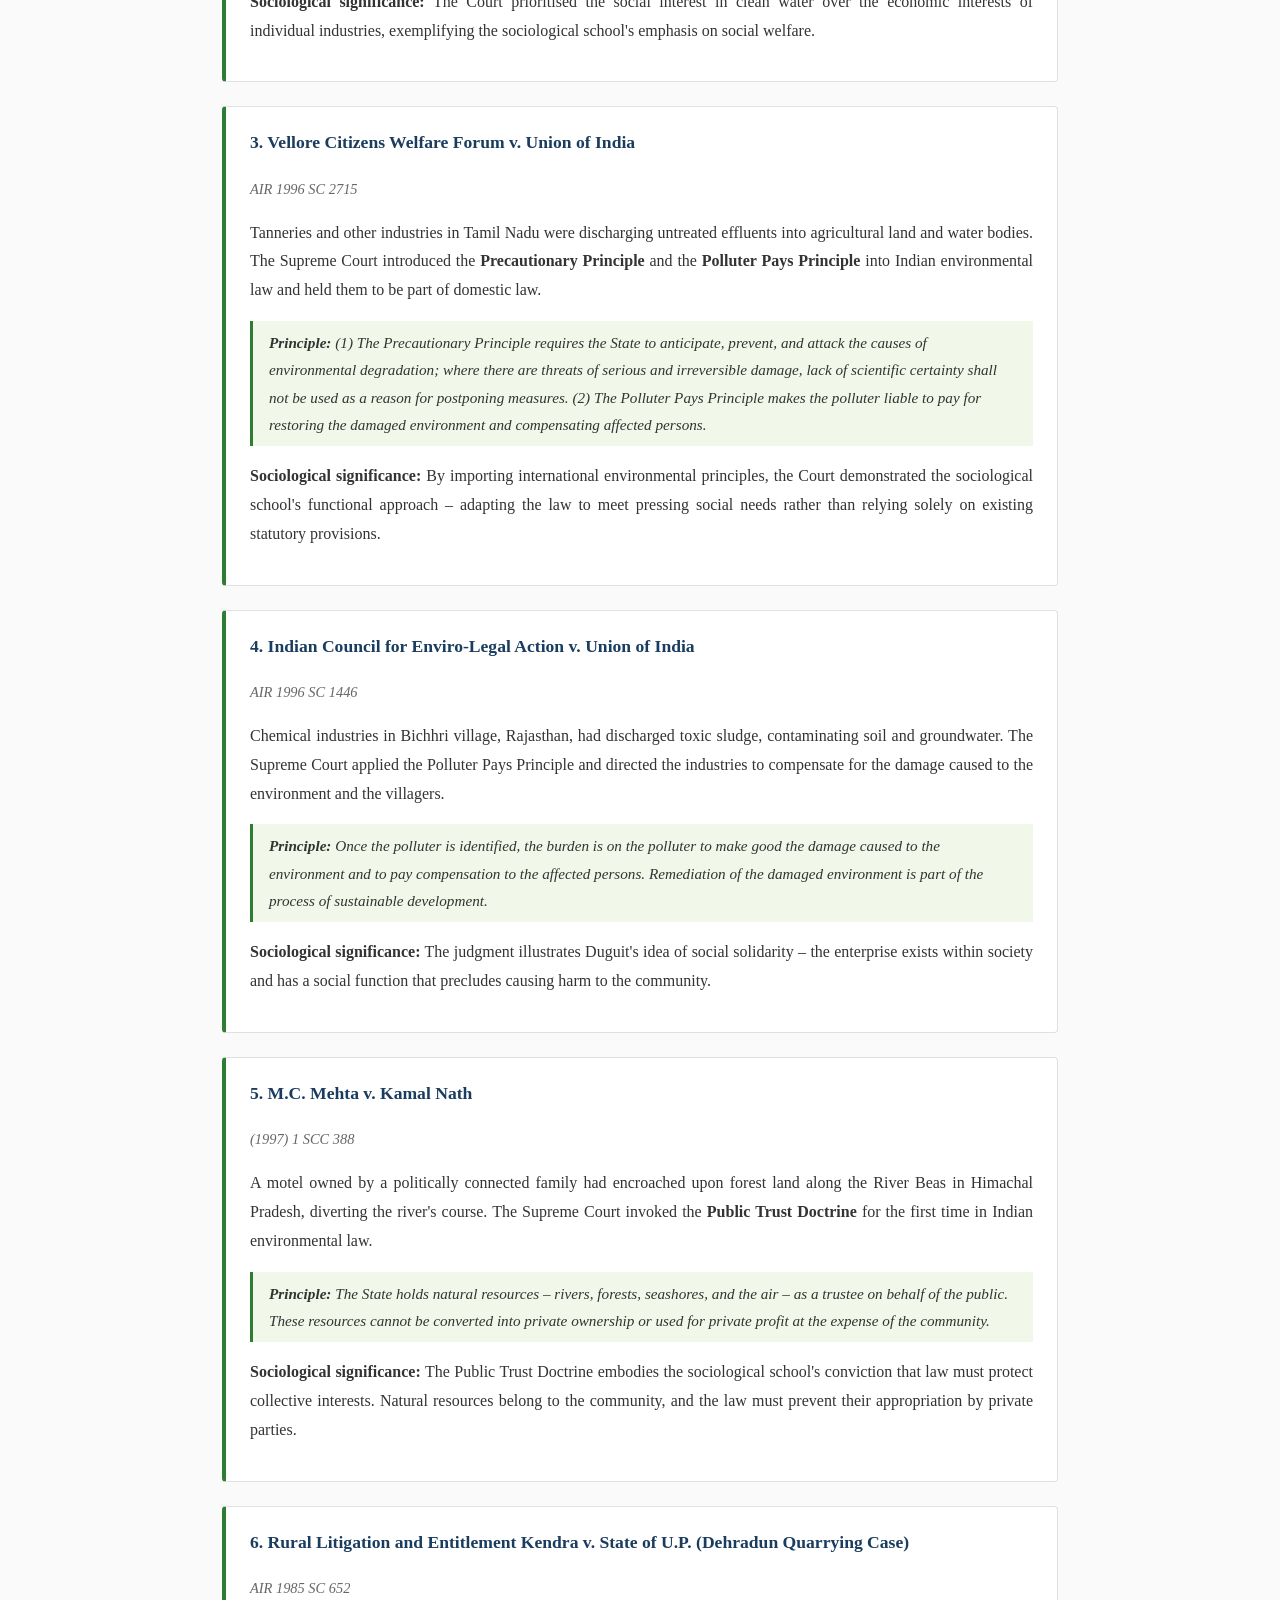
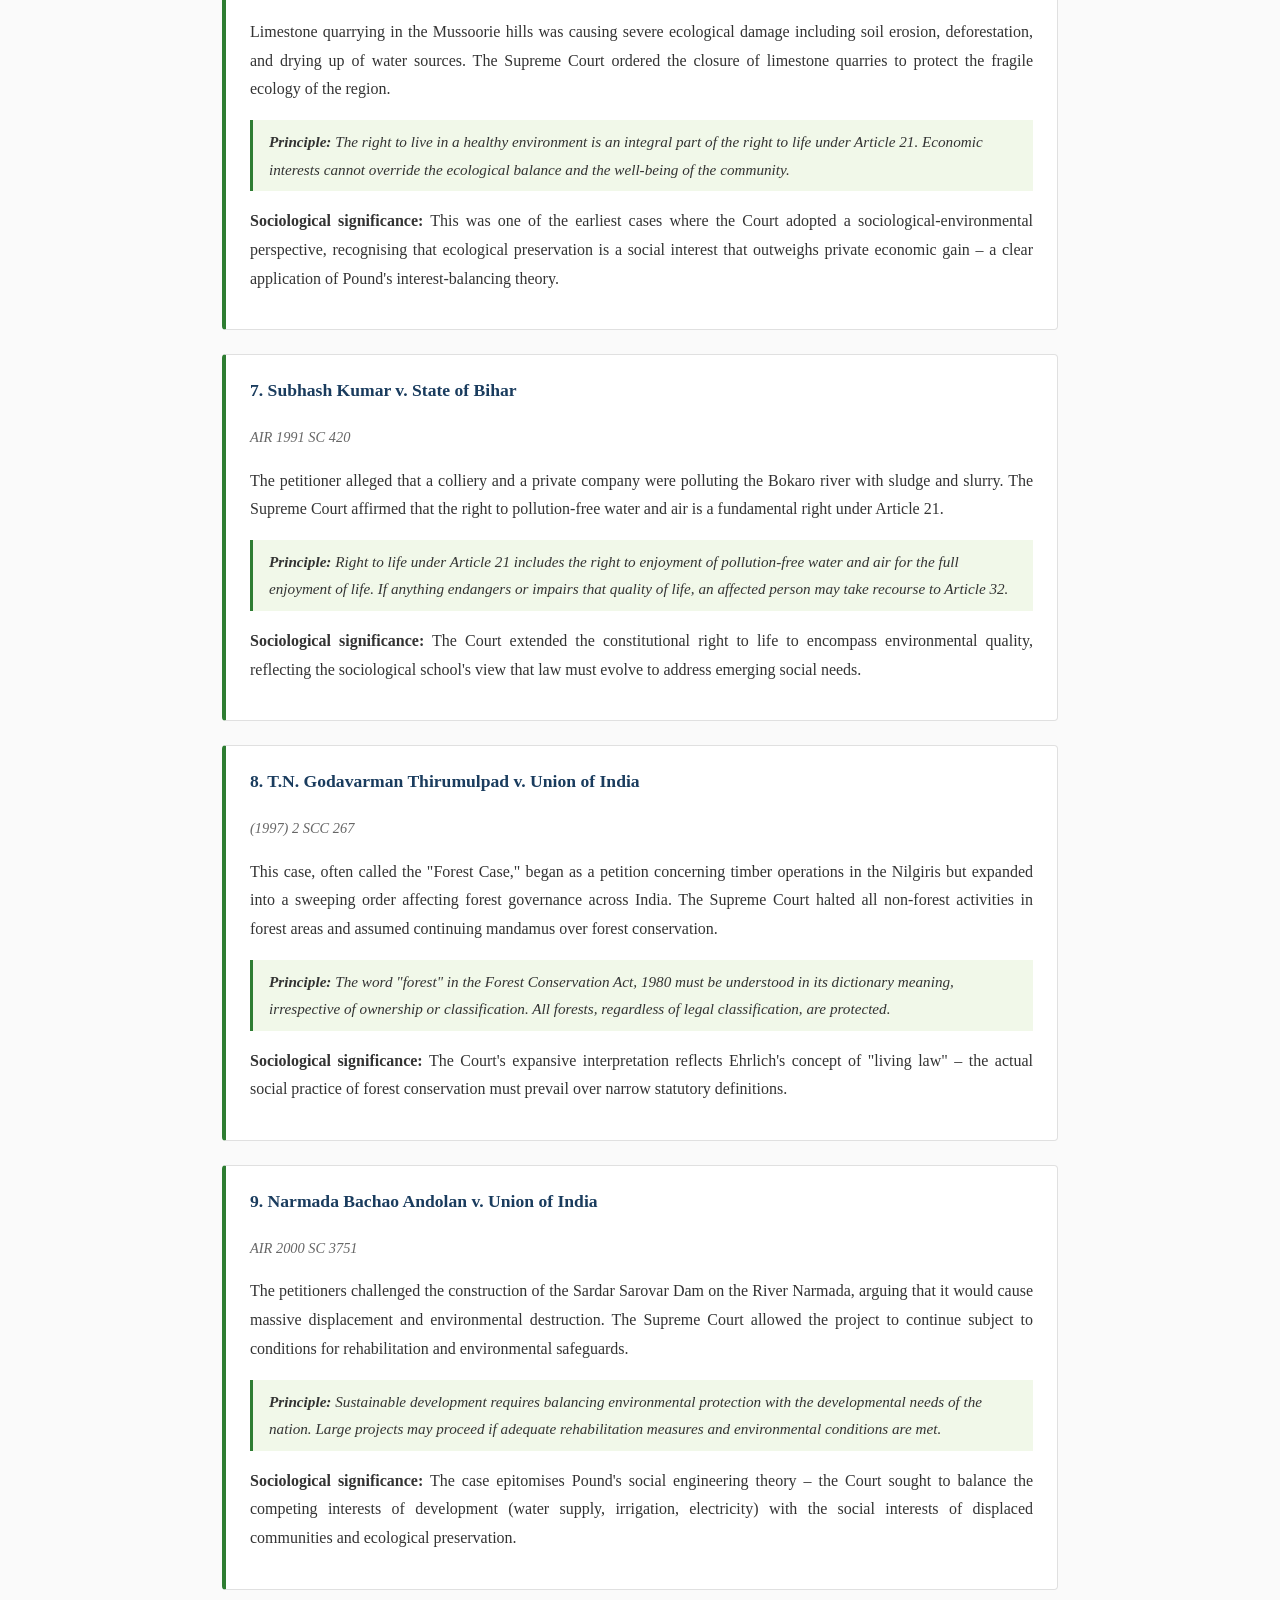
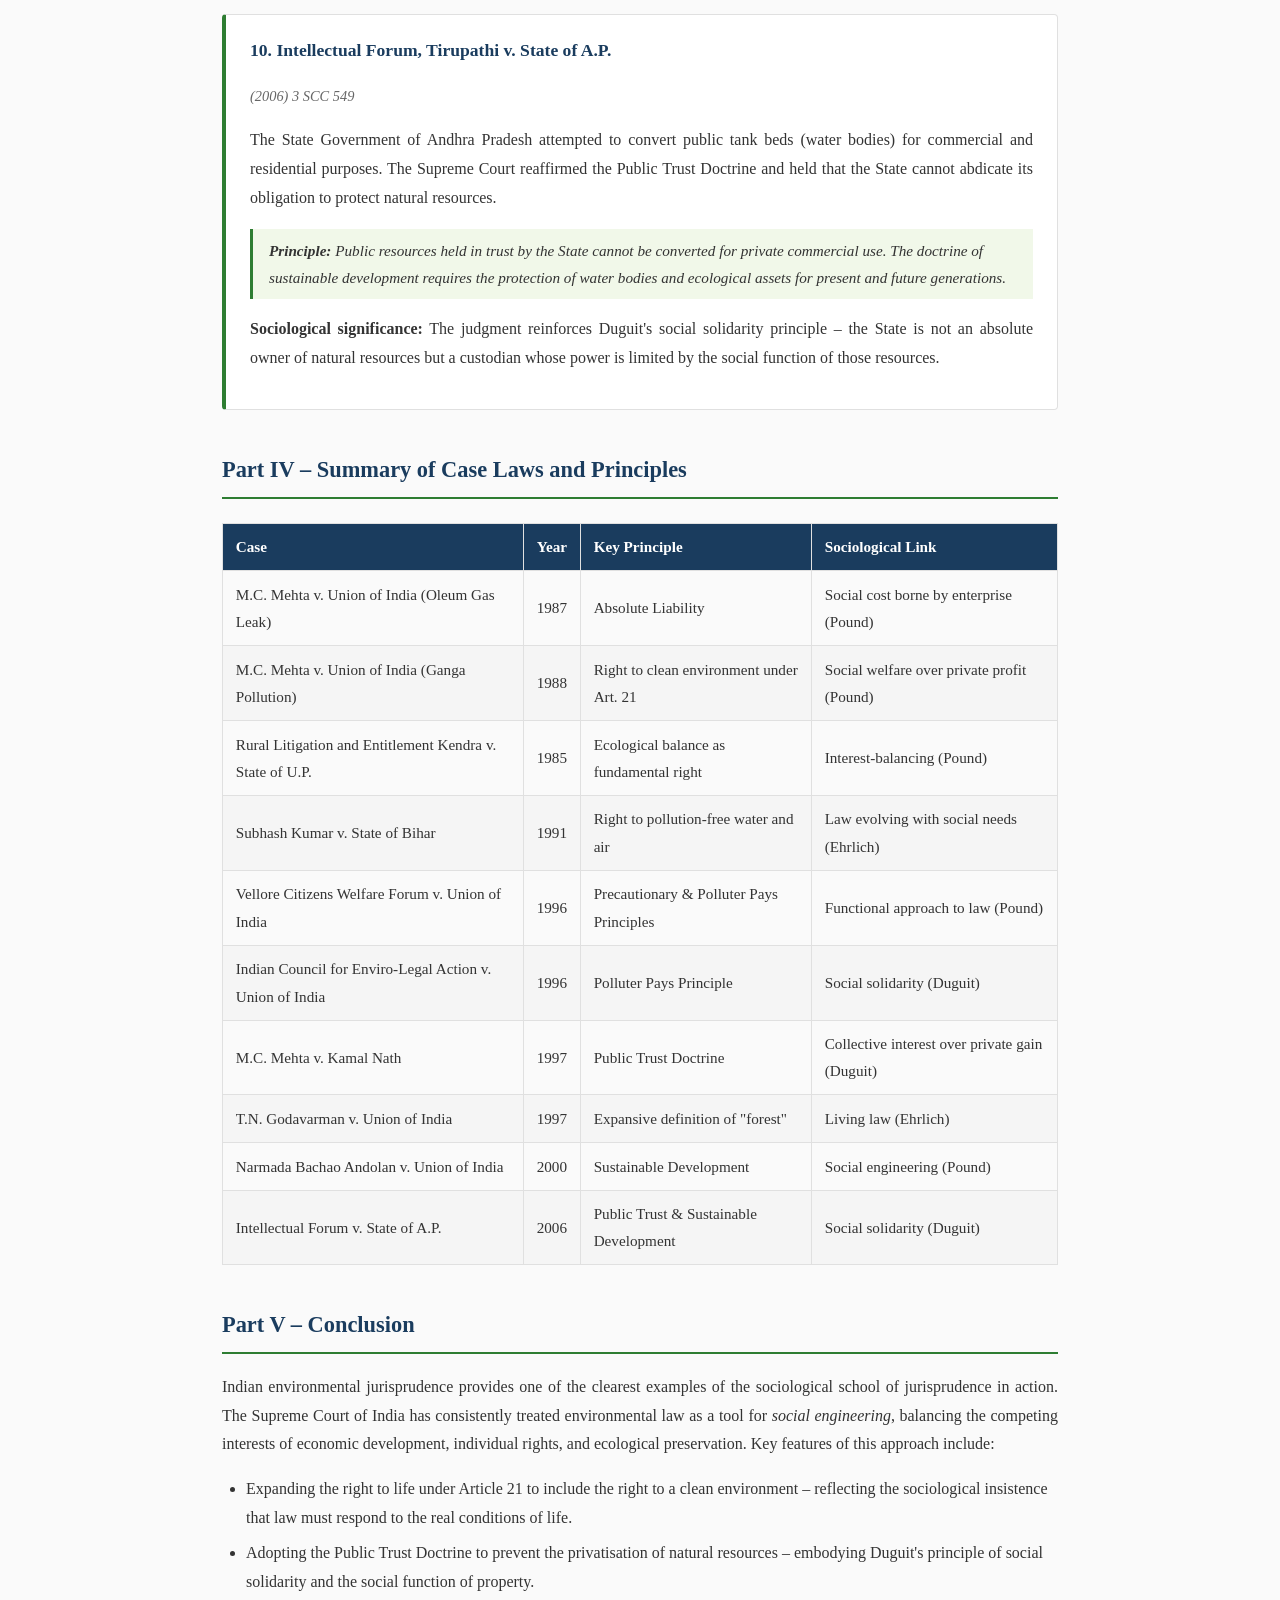
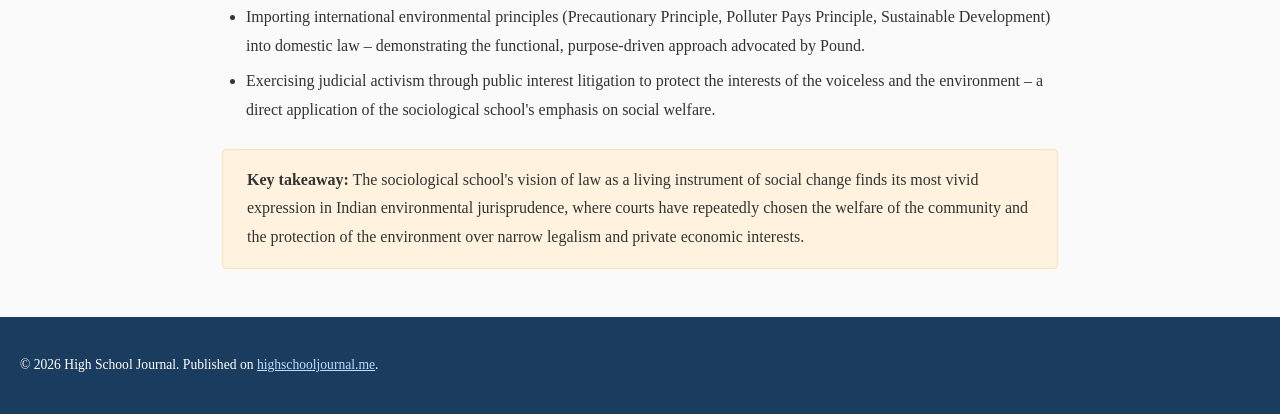
<file: sociological-school.html>
<!DOCTYPE html>
<html lang="en">
<head>
  <meta charset="UTF-8">
  <meta name="viewport" content="width=device-width, initial-scale=1.0">
  <title>Sociological School &amp; Indian Environmental Jurisprudence – Case Laws</title>
  <link rel="stylesheet" href="css/style.css">
</head>
<body>
  <header>
    <div class="container">
      <h1>High School Journal</h1>
      <p>Exploring Law, Jurisprudence &amp; Society</p>
      <nav>
        <a href="index.html">Home</a>
        <a href="sociological-school.html" class="active">Sociological School &amp; Indian Environmental Jurisprudence</a>
      </nav>
    </div>
  </header>

  <main>
    <!-- ======================================================== -->
    <!-- PART 1: THE SOCIOLOGICAL SCHOOL OF JURISPRUDENCE          -->
    <!-- ======================================================== -->
    <h2>Part I – The Sociological School of Jurisprudence</h2>

    <div class="intro">
      The sociological school views law not as an abstract set of rules but as a
      living social institution that must respond to the needs of the community.
      It emphasises the relationship between law and society, arguing that legal
      rules should be evaluated by their social effects rather than by formal
      logic alone.
    </div>

    <h3>Origins and Core Ideas</h3>
    <p>
      The sociological school emerged in the late 19th and early 20th centuries
      as a reaction to the formalism of analytical jurisprudence. Its central
      thesis is that law is a social phenomenon and must be studied in relation
      to the society it serves. Key propositions include:
    </p>
    <ul>
      <li><strong>Law as social engineering:</strong> Law should balance
        competing interests in society – individual, public, and social.</li>
      <li><strong>Living law:</strong> The real law is not merely found in
        statutes and codes but in the actual practice of courts, communities,
        and institutions.</li>
      <li><strong>Functional approach:</strong> Legal rules should be judged
        by their effectiveness in achieving social purposes.</li>
      <li><strong>Interest-balancing:</strong> Courts must weigh conflicting
        interests and arrive at outcomes that maximise social welfare.</li>
    </ul>

    <h3>Key Thinkers</h3>
    <table>
      <thead>
        <tr>
          <th>Jurist</th>
          <th>Contribution</th>
        </tr>
      </thead>
      <tbody>
        <tr>
          <td><strong>Roscoe Pound</strong> (1870–1964)</td>
          <td>Developed the theory of <em>social engineering</em>; classified
            interests into individual, public, and social interests; argued that
            law must balance these interests to maintain social order.</td>
        </tr>
        <tr>
          <td><strong>Eugen Ehrlich</strong> (1862–1922)</td>
          <td>Propounded the concept of <em>living law</em> – the law that
            actually governs social life, as distinct from statutory law.</td>
        </tr>
        <tr>
          <td><strong>Léon Duguit</strong> (1859–1928)</td>
          <td>Advocated <em>social solidarity</em> as the foundation of law;
            rejected individual rights in favour of social functions.</td>
        </tr>
        <tr>
          <td><strong>Rudolf von Ihering</strong> (1818–1892)</td>
          <td>Emphasised the <em>purpose of law</em> (Zweck im Recht); saw law
            as a means to secure conditions of social life.</td>
        </tr>
      </tbody>
    </table>

    <h3>Relevance to Environmental Law</h3>
    <p>
      The sociological approach is particularly relevant to environmental law
      because environmental protection is fundamentally a question of balancing
      competing social interests – economic development versus ecological
      preservation, individual property rights versus collective well-being,
      and present needs versus intergenerational equity. Indian courts have
      consistently adopted a sociological lens when adjudicating environmental
      matters, treating the right to a clean environment as an integral part of
      the right to life under Article 21 of the Constitution.
    </p>

    <!-- ======================================================== -->
    <!-- PART 2: INDIAN ENVIRONMENTAL JURISPRUDENCE                -->
    <!-- ======================================================== -->
    <h2>Part II – Indian Environmental Jurisprudence</h2>

    <div class="intro">
      Indian environmental jurisprudence has evolved through judicial activism,
      public interest litigation (PIL), and the creative interpretation of
      fundamental rights. Courts have imported several international principles
      – the Polluter Pays Principle, the Precautionary Principle, the Public
      Trust Doctrine, and Sustainable Development – into domestic law, often
      grounding them in the sociological understanding that law must serve the
      welfare of society as a whole.
    </div>

    <h3>Constitutional Foundation</h3>
    <p>
      Environmental protection in India draws from several constitutional
      provisions:
    </p>
    <ul>
      <li><strong>Article 21</strong> – Right to life, interpreted to include
        the right to a clean and healthy environment.</li>
      <li><strong>Article 48-A</strong> (Directive Principle) – The State shall
        endeavour to protect and improve the environment and safeguard forests
        and wildlife.</li>
      <li><strong>Article 51-A(g)</strong> (Fundamental Duty) – Every citizen
        has a duty to protect and improve the natural environment.</li>
    </ul>

    <h3>Key Environmental Legislation</h3>
    <ul>
      <li>The Environment (Protection) Act, 1986</li>
      <li>The Water (Prevention and Control of Pollution) Act, 1974</li>
      <li>The Air (Prevention and Control of Pollution) Act, 1981</li>
      <li>The Wildlife Protection Act, 1972</li>
      <li>The Forest Conservation Act, 1980</li>
      <li>The National Green Tribunal Act, 2010</li>
    </ul>

    <!-- ======================================================== -->
    <!-- PART 3: LANDMARK CASE LAWS                                 -->
    <!-- ======================================================== -->
    <h2>Part III – Landmark Case Laws</h2>

    <p>
      The following cases illustrate how Indian courts have applied sociological
      principles to shape environmental jurisprudence. Each case is presented
      with its citation, facts, and the legal principle it established.
    </p>

    <!-- Case 1 -->
    <div class="case-law">
      <h3>1. M.C. Mehta v. Union of India (Oleum Gas Leak Case)</h3>
      <p class="citation">AIR 1987 SC 1086</p>
      <p>
        Following a devastating oleum gas leak from Shriram Industries in Delhi,
        the Supreme Court was called upon to address the liability of hazardous
        industries. The Court laid down the rule of <strong>absolute
        liability</strong>, going beyond the English rule in <em>Rylands v.
        Fletcher</em>.
      </p>
      <div class="principle">
        <strong>Principle:</strong> An enterprise engaged in a hazardous or
        inherently dangerous activity owes an absolute and non-delegable duty
        to the community. If any harm results, the enterprise must compensate
        all affected persons, regardless of whether it exercised due diligence.
      </div>
      <p>
        <strong>Sociological significance:</strong> The Court adopted a
        sociological approach by recognising that in a developing country,
        hazardous industries must bear the social cost of their activities.
        This reflects Pound's idea of balancing individual (enterprise) and
        social (community safety) interests.
      </p>
    </div>

    <!-- Case 2 -->
    <div class="case-law">
      <h3>2. M.C. Mehta v. Union of India (Ganga Pollution Case)</h3>
      <p class="citation">AIR 1988 SC 1037</p>
      <p>
        M.C. Mehta filed a public interest litigation seeking to prevent
        tanneries in Kanpur from discharging untreated effluents into the
        River Ganga. The Supreme Court directed closure of polluting tanneries
        and ordered the establishment of effluent treatment plants.
      </p>
      <div class="principle">
        <strong>Principle:</strong> The right to live in a pollution-free
        environment is part of the fundamental right to life under Article 21.
        Industries cannot be permitted to destroy the ecology and degrade the
        environment for private profit.
      </div>
      <p>
        <strong>Sociological significance:</strong> The Court prioritised the
        social interest in clean water over the economic interests of
        individual industries, exemplifying the sociological school's emphasis
        on social welfare.
      </p>
    </div>

    <!-- Case 3 -->
    <div class="case-law">
      <h3>3. Vellore Citizens Welfare Forum v. Union of India</h3>
      <p class="citation">AIR 1996 SC 2715</p>
      <p>
        Tanneries and other industries in Tamil Nadu were discharging untreated
        effluents into agricultural land and water bodies. The Supreme Court
        introduced the <strong>Precautionary Principle</strong> and the
        <strong>Polluter Pays Principle</strong> into Indian environmental law
        and held them to be part of domestic law.
      </p>
      <div class="principle">
        <strong>Principle:</strong> (1) The Precautionary Principle requires
        the State to anticipate, prevent, and attack the causes of
        environmental degradation; where there are threats of serious and
        irreversible damage, lack of scientific certainty shall not be used as
        a reason for postponing measures. (2) The Polluter Pays Principle
        makes the polluter liable to pay for restoring the damaged environment
        and compensating affected persons.
      </div>
      <p>
        <strong>Sociological significance:</strong> By importing international
        environmental principles, the Court demonstrated the sociological
        school's functional approach – adapting the law to meet pressing social
        needs rather than relying solely on existing statutory provisions.
      </p>
    </div>

    <!-- Case 4 -->
    <div class="case-law">
      <h3>4. Indian Council for Enviro-Legal Action v. Union of India</h3>
      <p class="citation">AIR 1996 SC 1446</p>
      <p>
        Chemical industries in Bichhri village, Rajasthan, had discharged toxic
        sludge, contaminating soil and groundwater. The Supreme Court applied
        the Polluter Pays Principle and directed the industries to compensate
        for the damage caused to the environment and the villagers.
      </p>
      <div class="principle">
        <strong>Principle:</strong> Once the polluter is identified, the burden
        is on the polluter to make good the damage caused to the environment
        and to pay compensation to the affected persons. Remediation of the
        damaged environment is part of the process of sustainable development.
      </div>
      <p>
        <strong>Sociological significance:</strong> The judgment illustrates
        Duguit's idea of social solidarity – the enterprise exists within
        society and has a social function that precludes causing harm to
        the community.
      </p>
    </div>

    <!-- Case 5 -->
    <div class="case-law">
      <h3>5. M.C. Mehta v. Kamal Nath</h3>
      <p class="citation">(1997) 1 SCC 388</p>
      <p>
        A motel owned by a politically connected family had encroached upon
        forest land along the River Beas in Himachal Pradesh, diverting the
        river's course. The Supreme Court invoked the <strong>Public Trust
        Doctrine</strong> for the first time in Indian environmental law.
      </p>
      <div class="principle">
        <strong>Principle:</strong> The State holds natural resources –
        rivers, forests, seashores, and the air – as a trustee on behalf of
        the public. These resources cannot be converted into private ownership
        or used for private profit at the expense of the community.
      </div>
      <p>
        <strong>Sociological significance:</strong> The Public Trust Doctrine
        embodies the sociological school's conviction that law must protect
        collective interests. Natural resources belong to the community, and
        the law must prevent their appropriation by private parties.
      </p>
    </div>

    <!-- Case 6 -->
    <div class="case-law">
      <h3>6. Rural Litigation and Entitlement Kendra v. State of U.P. (Dehradun Quarrying Case)</h3>
      <p class="citation">AIR 1985 SC 652</p>
      <p>
        Limestone quarrying in the Mussoorie hills was causing severe
        ecological damage including soil erosion, deforestation, and drying
        up of water sources. The Supreme Court ordered the closure of
        limestone quarries to protect the fragile ecology of the region.
      </p>
      <div class="principle">
        <strong>Principle:</strong> The right to live in a healthy environment
        is an integral part of the right to life under Article 21. Economic
        interests cannot override the ecological balance and the well-being
        of the community.
      </div>
      <p>
        <strong>Sociological significance:</strong> This was one of the
        earliest cases where the Court adopted a sociological-environmental
        perspective, recognising that ecological preservation is a social
        interest that outweighs private economic gain – a clear application
        of Pound's interest-balancing theory.
      </p>
    </div>

    <!-- Case 7 -->
    <div class="case-law">
      <h3>7. Subhash Kumar v. State of Bihar</h3>
      <p class="citation">AIR 1991 SC 420</p>
      <p>
        The petitioner alleged that a colliery and a private company were
        polluting the Bokaro river with sludge and slurry. The Supreme Court
        affirmed that the right to pollution-free water and air is a
        fundamental right under Article 21.
      </p>
      <div class="principle">
        <strong>Principle:</strong> Right to life under Article 21 includes
        the right to enjoyment of pollution-free water and air for the full
        enjoyment of life. If anything endangers or impairs that quality of
        life, an affected person may take recourse to Article 32.
      </div>
      <p>
        <strong>Sociological significance:</strong> The Court extended the
        constitutional right to life to encompass environmental quality,
        reflecting the sociological school's view that law must evolve to
        address emerging social needs.
      </p>
    </div>

    <!-- Case 8 -->
    <div class="case-law">
      <h3>8. T.N. Godavarman Thirumulpad v. Union of India</h3>
      <p class="citation">(1997) 2 SCC 267</p>
      <p>
        This case, often called the "Forest Case," began as a petition
        concerning timber operations in the Nilgiris but expanded into a
        sweeping order affecting forest governance across India. The Supreme
        Court halted all non-forest activities in forest areas and assumed
        continuing mandamus over forest conservation.
      </p>
      <div class="principle">
        <strong>Principle:</strong> The word "forest" in the Forest
        Conservation Act, 1980 must be understood in its dictionary meaning,
        irrespective of ownership or classification. All forests, regardless
        of legal classification, are protected.
      </div>
      <p>
        <strong>Sociological significance:</strong> The Court's expansive
        interpretation reflects Ehrlich's concept of "living law" – the
        actual social practice of forest conservation must prevail over
        narrow statutory definitions.
      </p>
    </div>

    <!-- Case 9 -->
    <div class="case-law">
      <h3>9. Narmada Bachao Andolan v. Union of India</h3>
      <p class="citation">AIR 2000 SC 3751</p>
      <p>
        The petitioners challenged the construction of the Sardar Sarovar Dam
        on the River Narmada, arguing that it would cause massive displacement
        and environmental destruction. The Supreme Court allowed the project to
        continue subject to conditions for rehabilitation and environmental
        safeguards.
      </p>
      <div class="principle">
        <strong>Principle:</strong> Sustainable development requires balancing
        environmental protection with the developmental needs of the nation.
        Large projects may proceed if adequate rehabilitation measures and
        environmental conditions are met.
      </div>
      <p>
        <strong>Sociological significance:</strong> The case epitomises
        Pound's social engineering theory – the Court sought to balance
        the competing interests of development (water supply, irrigation,
        electricity) with the social interests of displaced communities
        and ecological preservation.
      </p>
    </div>

    <!-- Case 10 -->
    <div class="case-law">
      <h3>10. Intellectual Forum, Tirupathi v. State of A.P.</h3>
      <p class="citation">(2006) 3 SCC 549</p>
      <p>
        The State Government of Andhra Pradesh attempted to convert public
        tank beds (water bodies) for commercial and residential purposes. The
        Supreme Court reaffirmed the Public Trust Doctrine and held that the
        State cannot abdicate its obligation to protect natural resources.
      </p>
      <div class="principle">
        <strong>Principle:</strong> Public resources held in trust by the State
        cannot be converted for private commercial use. The doctrine of
        sustainable development requires the protection of water bodies and
        ecological assets for present and future generations.
      </div>
      <p>
        <strong>Sociological significance:</strong> The judgment reinforces
        Duguit's social solidarity principle – the State is not an absolute
        owner of natural resources but a custodian whose power is limited by
        the social function of those resources.
      </p>
    </div>

    <!-- ======================================================== -->
    <!-- PART 4: SUMMARY TABLE                                      -->
    <!-- ======================================================== -->
    <h2>Part IV – Summary of Case Laws and Principles</h2>

    <table>
      <thead>
        <tr>
          <th>Case</th>
          <th>Year</th>
          <th>Key Principle</th>
          <th>Sociological Link</th>
        </tr>
      </thead>
      <tbody>
        <tr>
          <td>M.C. Mehta v. Union of India (Oleum Gas Leak)</td>
          <td>1987</td>
          <td>Absolute Liability</td>
          <td>Social cost borne by enterprise (Pound)</td>
        </tr>
        <tr>
          <td>M.C. Mehta v. Union of India (Ganga Pollution)</td>
          <td>1988</td>
          <td>Right to clean environment under Art. 21</td>
          <td>Social welfare over private profit (Pound)</td>
        </tr>
        <tr>
          <td>Rural Litigation and Entitlement Kendra v. State of U.P.</td>
          <td>1985</td>
          <td>Ecological balance as fundamental right</td>
          <td>Interest-balancing (Pound)</td>
        </tr>
        <tr>
          <td>Subhash Kumar v. State of Bihar</td>
          <td>1991</td>
          <td>Right to pollution-free water and air</td>
          <td>Law evolving with social needs (Ehrlich)</td>
        </tr>
        <tr>
          <td>Vellore Citizens Welfare Forum v. Union of India</td>
          <td>1996</td>
          <td>Precautionary &amp; Polluter Pays Principles</td>
          <td>Functional approach to law (Pound)</td>
        </tr>
        <tr>
          <td>Indian Council for Enviro-Legal Action v. Union of India</td>
          <td>1996</td>
          <td>Polluter Pays Principle</td>
          <td>Social solidarity (Duguit)</td>
        </tr>
        <tr>
          <td>M.C. Mehta v. Kamal Nath</td>
          <td>1997</td>
          <td>Public Trust Doctrine</td>
          <td>Collective interest over private gain (Duguit)</td>
        </tr>
        <tr>
          <td>T.N. Godavarman v. Union of India</td>
          <td>1997</td>
          <td>Expansive definition of "forest"</td>
          <td>Living law (Ehrlich)</td>
        </tr>
        <tr>
          <td>Narmada Bachao Andolan v. Union of India</td>
          <td>2000</td>
          <td>Sustainable Development</td>
          <td>Social engineering (Pound)</td>
        </tr>
        <tr>
          <td>Intellectual Forum v. State of A.P.</td>
          <td>2006</td>
          <td>Public Trust &amp; Sustainable Development</td>
          <td>Social solidarity (Duguit)</td>
        </tr>
      </tbody>
    </table>

    <!-- ======================================================== -->
    <!-- PART 5: CONCLUSION                                         -->
    <!-- ======================================================== -->
    <h2>Part V – Conclusion</h2>

    <p>
      Indian environmental jurisprudence provides one of the clearest examples
      of the sociological school of jurisprudence in action. The Supreme Court
      of India has consistently treated environmental law as a tool for
      <em>social engineering</em>, balancing the competing interests of economic
      development, individual rights, and ecological preservation. Key features
      of this approach include:
    </p>
    <ul>
      <li>Expanding the right to life under Article 21 to include the right
        to a clean environment – reflecting the sociological insistence that
        law must respond to the real conditions of life.</li>
      <li>Adopting the Public Trust Doctrine to prevent the privatisation of
        natural resources – embodying Duguit's principle of social solidarity
        and the social function of property.</li>
      <li>Importing international environmental principles (Precautionary
        Principle, Polluter Pays Principle, Sustainable Development) into
        domestic law – demonstrating the functional, purpose-driven approach
        advocated by Pound.</li>
      <li>Exercising judicial activism through public interest litigation to
        protect the interests of the voiceless and the environment – a
        direct application of the sociological school's emphasis on social
        welfare.</li>
    </ul>

    <div class="highlight-box">
      <strong>Key takeaway:</strong> The sociological school's vision of law
      as a living instrument of social change finds its most vivid expression
      in Indian environmental jurisprudence, where courts have repeatedly
      chosen the welfare of the community and the protection of the environment
      over narrow legalism and private economic interests.
    </div>
  </main>

  <footer>
    <p>&copy; 2026 High School Journal. Published on
      <a href="https://highschooljournal.me">highschooljournal.me</a>.</p>
  </footer>
</body>
</html>
</file>
<file: css/style.css>
/* Base styles */
*,
*::before,
*::after {
  box-sizing: border-box;
}

:root {
  --color-primary: #1a3c5e;
  --color-secondary: #2e7d32;
  --color-accent: #c8553d;
  --color-bg: #fafafa;
  --color-surface: #ffffff;
  --color-text: #333333;
  --color-text-light: #666666;
  --color-border: #e0e0e0;
  --max-width: 900px;
}

body {
  margin: 0;
  font-family: Georgia, "Times New Roman", serif;
  line-height: 1.8;
  color: var(--color-text);
  background-color: var(--color-bg);
}

/* Header */
header {
  background-color: var(--color-primary);
  color: #ffffff;
  padding: 1.5rem 2rem;
}

header .container {
  max-width: var(--max-width);
  margin: 0 auto;
}

header h1 {
  margin: 0 0 0.25rem 0;
  font-size: 1.6rem;
  font-weight: 700;
}

header p {
  margin: 0;
  font-size: 0.95rem;
  opacity: 0.85;
}

header nav {
  margin-top: 0.75rem;
}

header nav a {
  color: #ffffff;
  text-decoration: none;
  margin-right: 1.5rem;
  font-size: 0.9rem;
  opacity: 0.8;
  transition: opacity 0.2s;
}

header nav a:hover,
header nav a.active {
  opacity: 1;
  text-decoration: underline;
}

/* Main content */
main {
  max-width: var(--max-width);
  margin: 2rem auto;
  padding: 0 2rem;
}

h2 {
  color: var(--color-primary);
  border-bottom: 2px solid var(--color-secondary);
  padding-bottom: 0.4rem;
  margin-top: 2.5rem;
  font-size: 1.4rem;
}

h3 {
  color: var(--color-secondary);
  margin-top: 2rem;
  font-size: 1.15rem;
}

p {
  margin: 1rem 0;
  text-align: justify;
}

/* Case law cards */
.case-law {
  background-color: var(--color-surface);
  border: 1px solid var(--color-border);
  border-left: 4px solid var(--color-secondary);
  border-radius: 4px;
  padding: 1.25rem 1.5rem;
  margin: 1.5rem 0;
}

.case-law h3 {
  margin-top: 0;
  color: var(--color-primary);
  font-size: 1.1rem;
}

.case-law .citation {
  font-style: italic;
  color: var(--color-text-light);
  font-size: 0.9rem;
  margin-bottom: 0.75rem;
}

.case-law .principle {
  background-color: #f1f8e9;
  border-left: 3px solid var(--color-secondary);
  padding: 0.5rem 1rem;
  margin: 0.75rem 0;
  font-style: italic;
  font-size: 0.95rem;
}

/* Lists */
ul, ol {
  padding-left: 1.5rem;
}

li {
  margin: 0.4rem 0;
}

/* Intro / summary boxes */
.intro {
  background-color: #e8eaf6;
  border-radius: 4px;
  padding: 1.25rem 1.5rem;
  margin: 1.5rem 0;
  font-size: 0.95rem;
}

.highlight-box {
  background-color: #fff3e0;
  border: 1px solid #ffe0b2;
  border-radius: 4px;
  padding: 1rem 1.5rem;
  margin: 1.5rem 0;
}

/* Table */
table {
  width: 100%;
  border-collapse: collapse;
  margin: 1.5rem 0;
  font-size: 0.95rem;
}

th, td {
  border: 1px solid var(--color-border);
  padding: 0.6rem 0.8rem;
  text-align: left;
}

th {
  background-color: var(--color-primary);
  color: #ffffff;
  font-weight: 600;
}

tr:nth-child(even) {
  background-color: #f5f5f5;
}

/* Footer */
footer {
  background-color: var(--color-primary);
  color: #ffffff;
  text-align: center;
  padding: 1.25rem;
  margin-top: 3rem;
  font-size: 0.85rem;
}

footer a {
  color: #bbdefb;
}

/* Responsive */
@media (max-width: 640px) {
  header h1 {
    font-size: 1.3rem;
  }

  main {
    padding: 0 1rem;
  }

  .case-law {
    padding: 1rem;
  }
}
</file>
